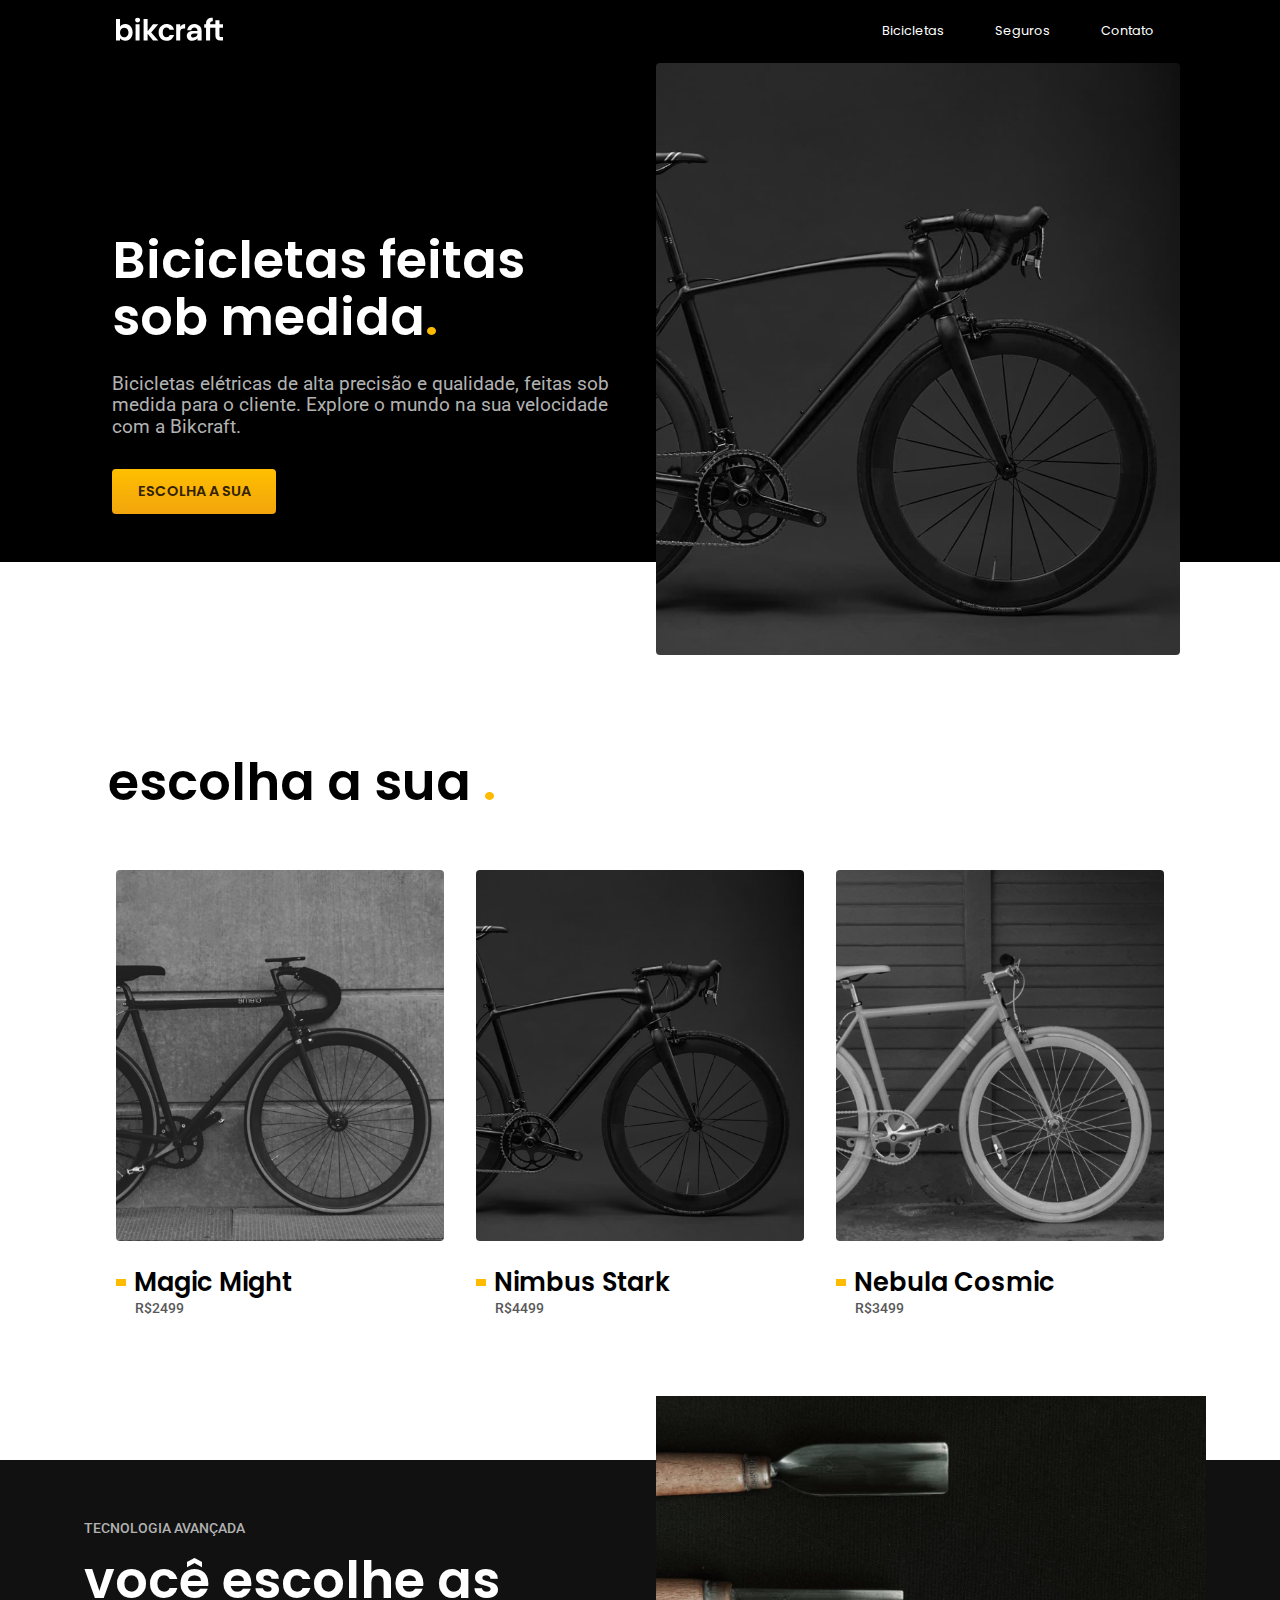
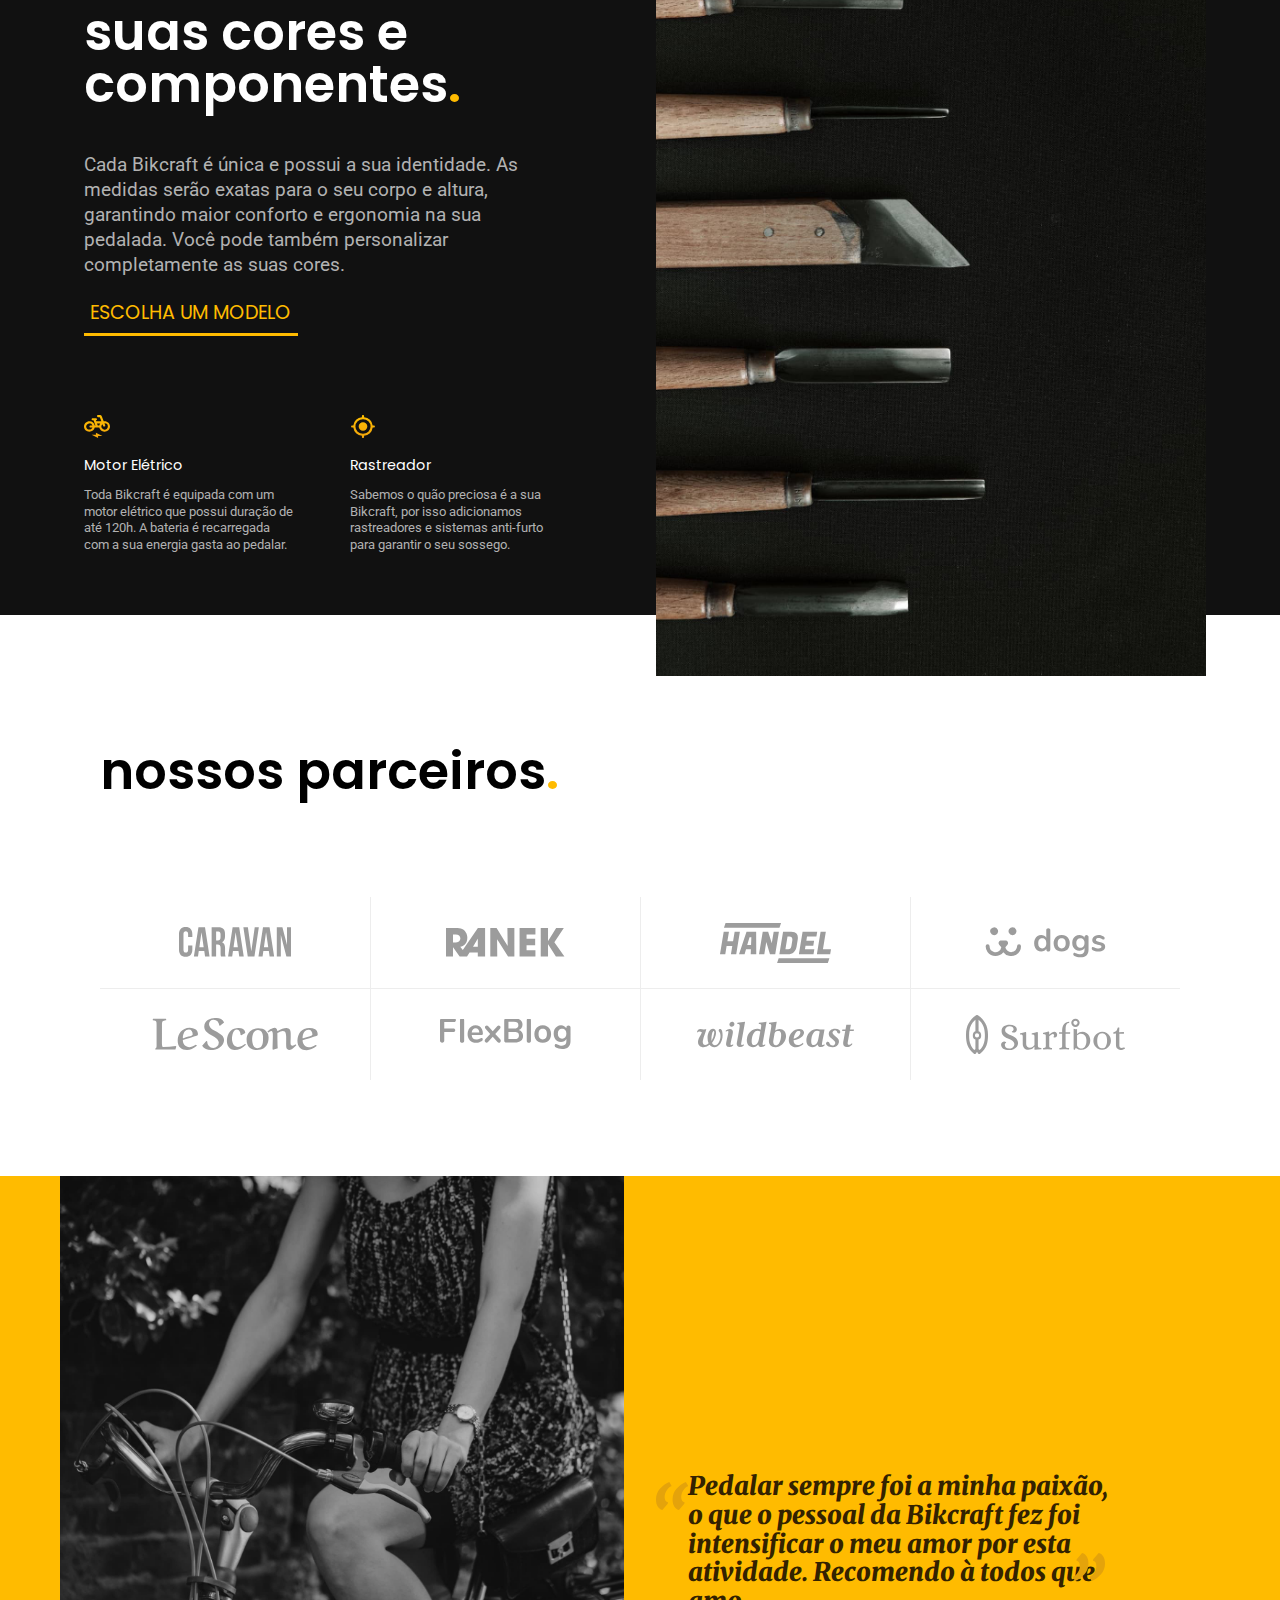
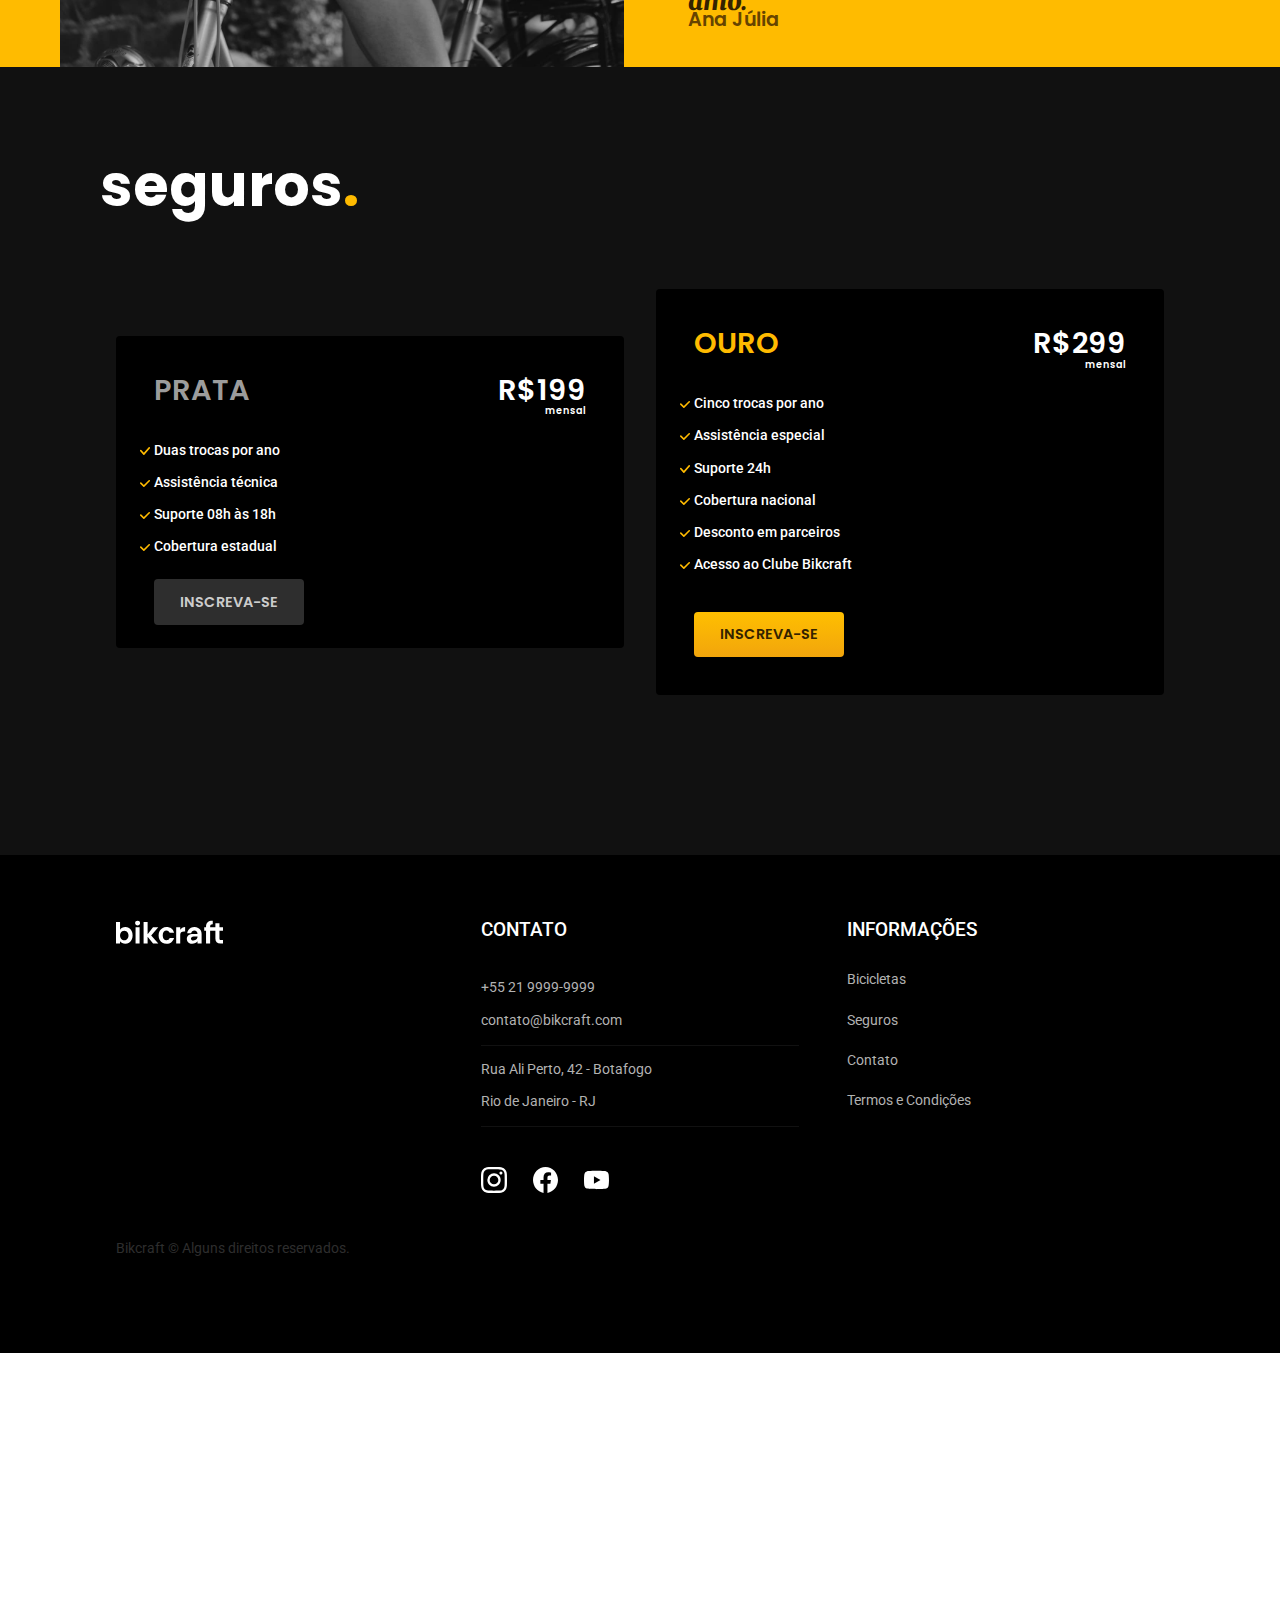
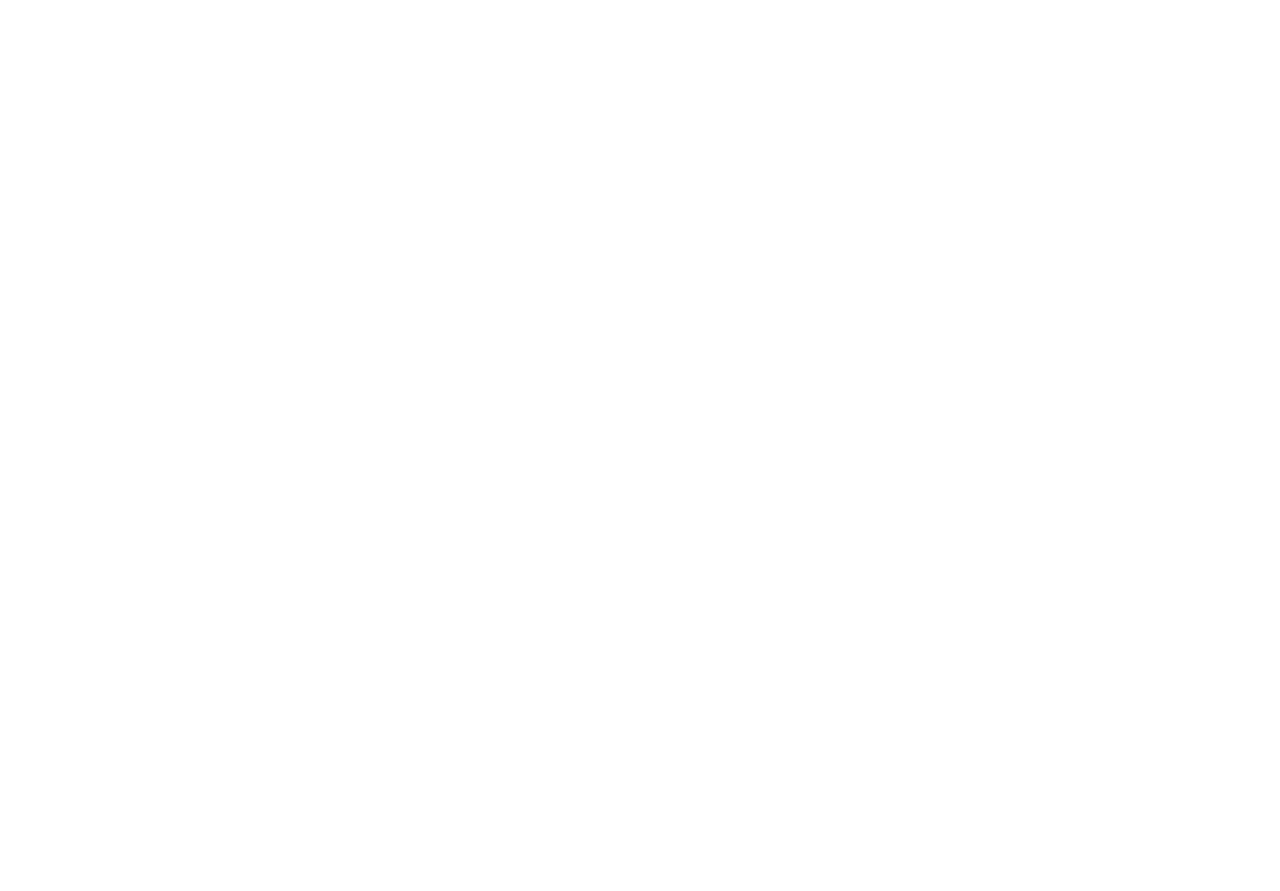
<file: index.html>
<!DOCTYPE html>
<html lang="pt-br">

<head>
  <meta charset="UTF-8">
  <meta name="viewport" content="width=device-width, initial-scale=1.0">
  <meta name="description" content="Bicicletas elétricas de alta precisão e qualidade, feitas sob medida para você. Explore o mundo na sua velocidade com a Bikcraft.">
  <link rel="stylesheet" href="/CSS/style.css">
  <link rel="preconnect" href="https://fonts.googleapis.com">
  <link rel="preconnect" href="https://fonts.googleapis.com">
  <link rel="preconnect" href="https://fonts.gstatic.com" crossorigin>
  <link href="https://fonts.googleapis.com/css2?family=Merriweather:ital,wght@1,900&family=Poppins:wght@400;600&family=Roboto:wght@400;500&display=swap" rel="stylesheet">
  <title>Bikcraft- Comércio de bicicletas</title>
</head>

<header class="header">
  <div class="Menu">
    <a class="sobreposiçao" href="./"><img src="/img/bikcraft.svg" alt="Bikcraft"></a>

    <nav aria-label="primaria">
      <ul class="navegaçao">
        <li><a class="sobreposiçao" href="/CSS/bicicletas/bicicletas.html">Bicicletas</a></li>
        <li><a class="sobreposiçao" href="/CSS/seguros/seguros.html">Seguros</a></li>
        <li><a class="sobreposiçao" href="/CSS/contato/contato.html">Contato</a></li>

      </ul>
    </nav>
  </div>
</header>
<body>
  <main>
    <div class="fundo-bg">
      <div class="container-ap">
        <div class="container-img">
          <div class="imgdocarai">
            <img class="img-apresentaçao-01" src="/img/bicicletas/nimbus-home.jpg" alt="Ninbus Stark">
            <img class="img-apresentaçao-02" src="/img/bicicletas/nimbus.jpg" alt="">
          </div>
        </div>
        <div id="apresentaçao">
          <h1 class="h1">Bicicletas feitas
            sob medida<span class="ponto-detalhe">.</span></h1>
          <p>Bicicletas elétricas de alta precisão e qualidade, feitas sob medida para o cliente. Explore o mundo na sua velocidade com a Bikcraft.</p>
          <a class="button sobreposiçao" href="/CSS/bicicletas/bicicletas.html">ESCOLHA A SUA</a>
        </div>
      </div>
    </div>
    <div class="espaçamento"><span></span></div>
  </main>
  <article>
    <div class="escolha-titulo ">
      <h2 class="font-1-xxl c12">escolha a sua <span class="ponto-detalhe">.</span></h2>
    </div>


    <div class="escolha-sua">
      <a class=" sobreposiçao" href="/CSS/bicicletas/bicicletas-interno/magic.html">
        <div>
          <div>
            <img src="/img/bicicletas/magic-home.jpg" alt="Magic Might">
          </div>
          <h3 class="font-1-xl c12">Magic Might</h3>
          <p class="font-2-m c8">R$2499</p>
        </div>
      </a>
      <a class=" sobreposiçao" href="/CSS/bicicletas/bicicletas-interno/nimbus.html">
        <div>
          <div>
            <img src="/img/bicicletas/nimbus-home.jpg" alt="Nimbus Stark">
          </div>
          <h3 class="font-1-xl c12">Nimbus Stark</h3>
          <p class="font-2-m c8">R$4499</p>
        </div>
      </a>
      <a class=" sobreposiçao" href="/CSS/bicicletas/bicicletas-interno/nebula.html">
        <div>
          <div>
            <img src="/img/bicicletas/nebula-home.jpg" alt="Nebula Cosmic">
          </div>
          <h3 class="font-1-xl c12">Nebula Cosmic</h3>
          <p class="font-2-m c8">R$3499</p>
        </div>
      </a>
    </div>
    
  </article>
  <article class="tecnologia-bg">
    <div class="container-tecnologia">

      <div class="tecnologia">

        <p class="font-2-m c5">TECNOLOGIA AVANÇADA</p>
        <h2 class="font-tecnologia-titulo tecnologia-titulo ">você escolhe as suas cores e componentes<span class="ponto-detalhe">.</span></h2>
        <p class="font-descriçao c5 descriçao">Cada Bikcraft é única e possui a sua identidade. As medidas serão exatas para o seu corpo e altura, garantindo maior conforto e ergonomia na sua pedalada. Você pode também personalizar completamente as suas cores.</p>
        <a class="font-1-l button-tecnologia sobreposiçao" href="/CSS/bicicletas/bicicletas.html">ESCOLHA UM MODELO</a>

      </div>
      <div class="caracteristicas">
        <div>
          <img src="/img/icones/eletrica.svg" alt="">
          <h3 class="font-1-m">Motor Elétrico</h3>
          <p class="font-tecnologia-01 c5">Toda Bikcraft é equipada com um motor elétrico que possui duração de até 120h. A bateria é recarregada com a sua energia gasta ao pedalar.</p>
        </div>
        <div>
          <img src="/img/icones/rastreador.svg" alt="">
          <h3 class="font-1-m">Rastreador</h3>
          <p class="font-tecnologia-01 c5">Sabemos o quão preciosa é a sua Bikcraft, por isso adicionamos rastreadores e sistemas anti-furto para garantir o seu sossego.</p>
        </div>
      </div>


      <div class="img-tecnologia">
        <img src="/img/fotos/tecnologia.jpg" alt="">
      </div>
    </div>

  </article>
  <section class="parceiros" aria-label="Nossos Parceiros">
    <h2 class="font-parceiros-titulo container-parceiros-titulo ">nossos parceiros<span class="ponto-detalhe">.</span></h2>
    <ul class="container-parceiros ">
      <li><img src="/img/parceiros/caravan.svg" alt="Caravan"></li>
      <li><img src="/img/parceiros/ranek.svg" alt="Ranek"></li>
      <li><img src="/img/parceiros/handel.svg" alt="Handel"></li>
      <li><img src="/img/parceiros/dogs.svg" alt="Dogs"></li>
      <li><img src="/img/parceiros/lescone.svg" alt="LeScone"></li>
      <li><img src="/img/parceiros/flexblog.svg" alt="FlexBlog"></li>
      <li><img src="/img/parceiros/wildbeast.svg" alt="Wildbest"></li>
      <li><img src="/img/parceiros/surfbot.svg" alt="Surfbot"></li>
    </ul>
  </section>
  <section class="depoimento">
    <div class="container-depoimento">
      <div>
        <img class="depoimento-img" src="/img/fotos/depoimento.jpg" alt="Depoimento de Ana Julia">
      </div>
      <div class="descriçao-depoimento">
        <p class="detalhe-depoimento">Pedalar sempre foi a minha paixão, o que o pessoal da Bikcraft fez foi intensificar o meu amor por esta atividade. Recomendo à todos que amo.</p>
        <p id="ana-julia">Ana Júlia</p>
      </div>
    </div>
  </section>
  <section class="seguros">
    <div class="titulo-seguros font-001">
      <h1>seguros<span class="ponto-detalhe">.</span></h1>
    </div>
    <div class="container-seguros">
      <div class="prata">
        <div id="container-prata">

          <div class="prata-topo">
            <h3 class="font-001 c6">PRATA</h3>
            <div class="preço">
              <h3 class="font-001 c0">R$199</h3>
              <p id="prata-titulo" class="font-mensal-sg">mensal</p>
            </div>
          </div>
          <ul class="lista-beneficios ">
            <li class="font-beneficios">Duas trocas por ano</li>
            <li class="font-beneficios">Assistência técnica</li>
            <li class="font-beneficios">Suporte 08h às 18h</li>
            <li class="font-beneficios">Cobertura estadual</li>
          </ul>
          <a class="botao-prata sobreposiçao" href="/CSS/orcamentos/orcamentos.html">INSCREVA-SE</a>
        </div>




      </div>

      <div id="ouro" class="prata">
        <div id="container-prata">

          <div class="prata-topo">
            <h3 class="font-001 p1">OURO</h3>
            <div class="preço">
              <h3 class="font-001 c0">R$299</h3>
              <p id="prata-titulo" class="font-mensal-sg">mensal</p>
            </div>
          </div>
          <ul class="lista-beneficios ">
            <li class="font-beneficios">Cinco trocas por ano</li>
            <li class="font-beneficios">Assistência especial</li>
            <li class="font-beneficios">Suporte 24h</li>
            <li class="font-beneficios">Cobertura nacional</li>
            <li class="font-beneficios">Desconto em parceiros</li>
            <li class="font-beneficios">Acesso ao Clube Bikcraft</li>
          </ul>
          <a class="botao-ouro sobreposiçao" href="/CSS/orcamentos/orcamentos.html">INSCREVA-SE</a>
        </div>




      </div>
    </div>

  </section>
</body>
<footer>
  <article class="footer">
    <div class="margin-footer">
      <a class=" margin-footer sobreposiçao" href="/index.html"><img src="/img/bikcraft.svg" alt="Bikcraft"></a>
    </div>

    <div class="contato">
      <h2 class="font-footer-titulo">CONTATO</h2>
      <ul>
        <li class="font-footer-lista">+55 21 9999-9999</li>
        <li class="font-footer-lista">contato@bikcraft.com</li>
        <li class="font-footer-lista">Rua Ali Perto, 42 - Botafogo</li>
        <li class="font-footer-lista">Rio de Janeiro - RJ</li>
      </ul>
      <div class="icones-contato">
        <img src="/img/redes/instagram.svg" alt="instagram">
        <img src="/img/redes/facebook.svg" alt="facebook">
        <img src="/img/redes/youtube.svg" alt="youtube">
      </div>
    </div>
    <div class="informaçoes">
      <h2 class="font-footer-titulo">INFORMAÇÕES</h2>
      <a class="font-footer-lista sobreposiçao" href="/CSS/bicicletas/bicicletas.html">Bicicletas</a>
      <a class="font-footer-lista sobreposiçao" href="/CSS/seguros/seguros.html">Seguros</a>
      <a class="font-footer-lista sobreposiçao" href="/CSS/contato/contato.html">Contato</a>
      <a class="font-footer-lista sobreposiçao" href="/CSS/Termos/termos.html">Termos e Condições</a>

    </div>
    <p class="cor-direitos  font-footer-lista">Bikcraft © Alguns direitos reservados.</p>

  </article>
</footer>

</html>
</file>
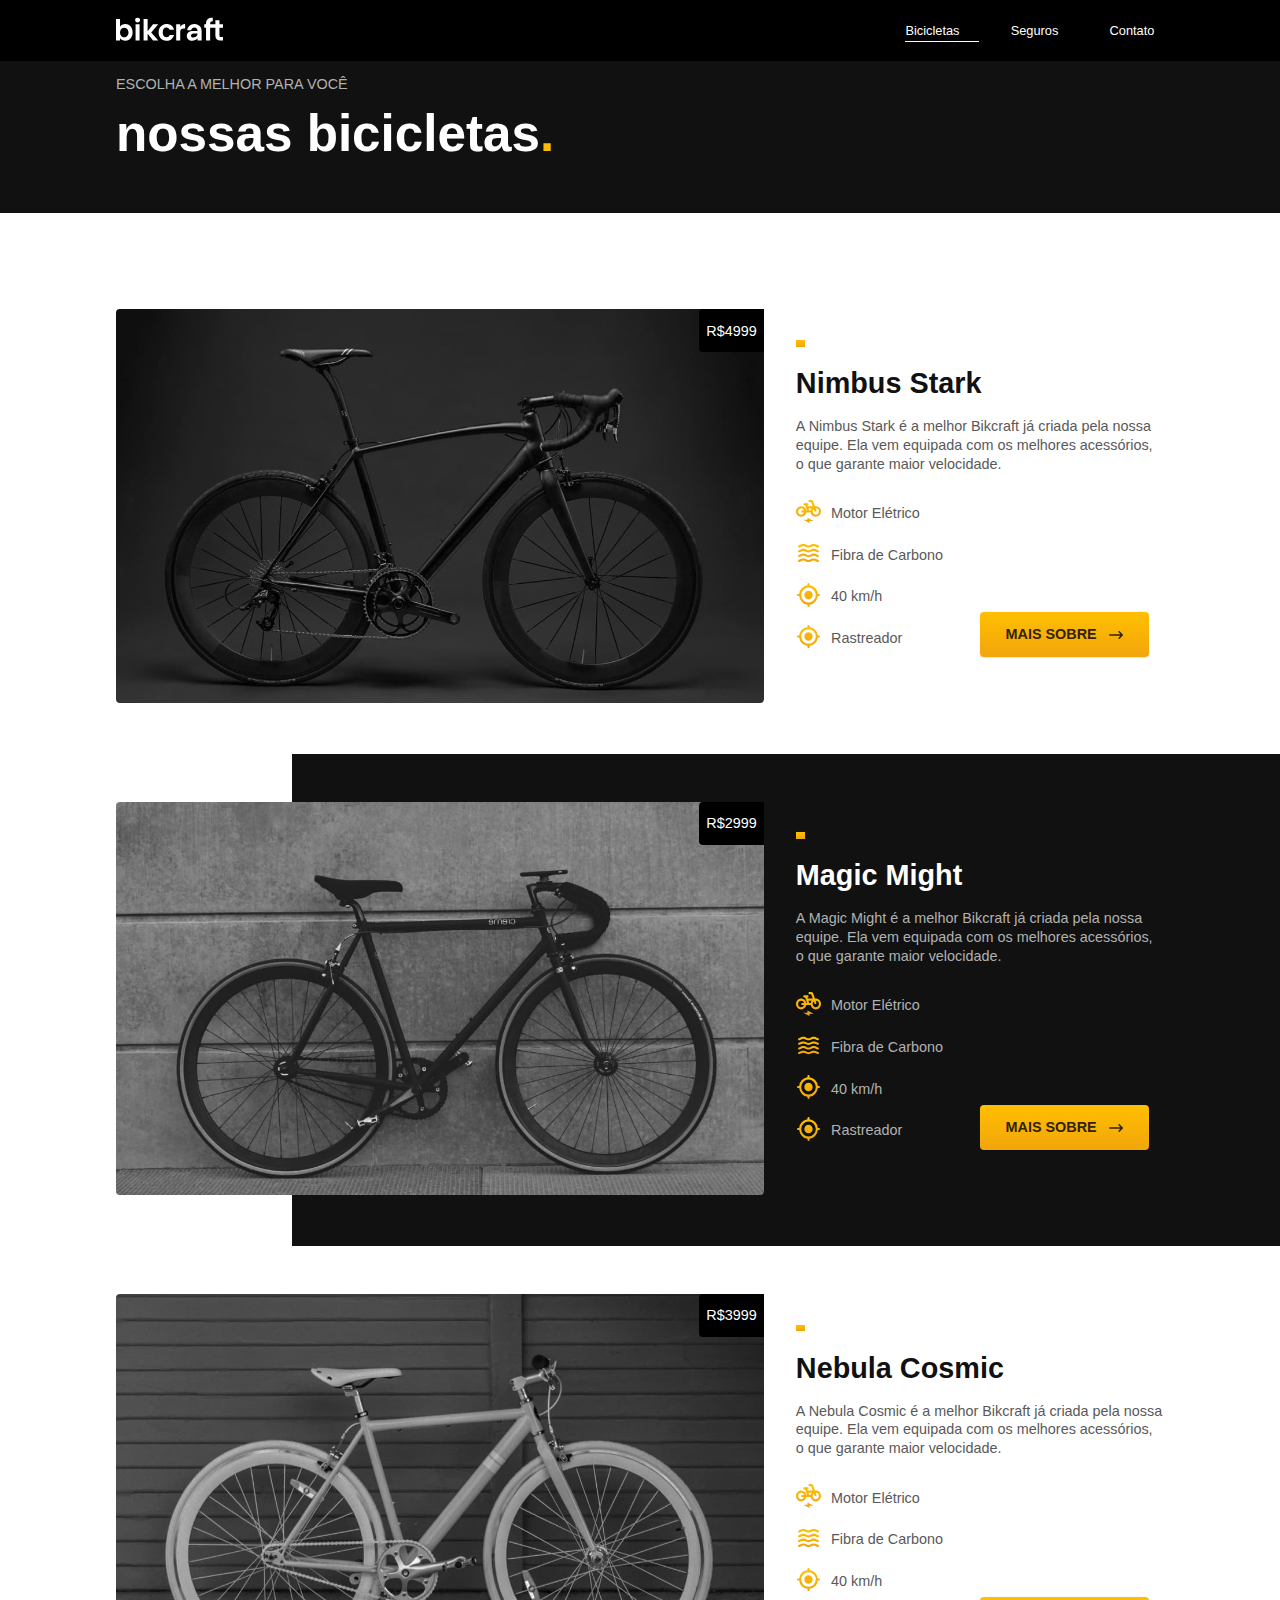
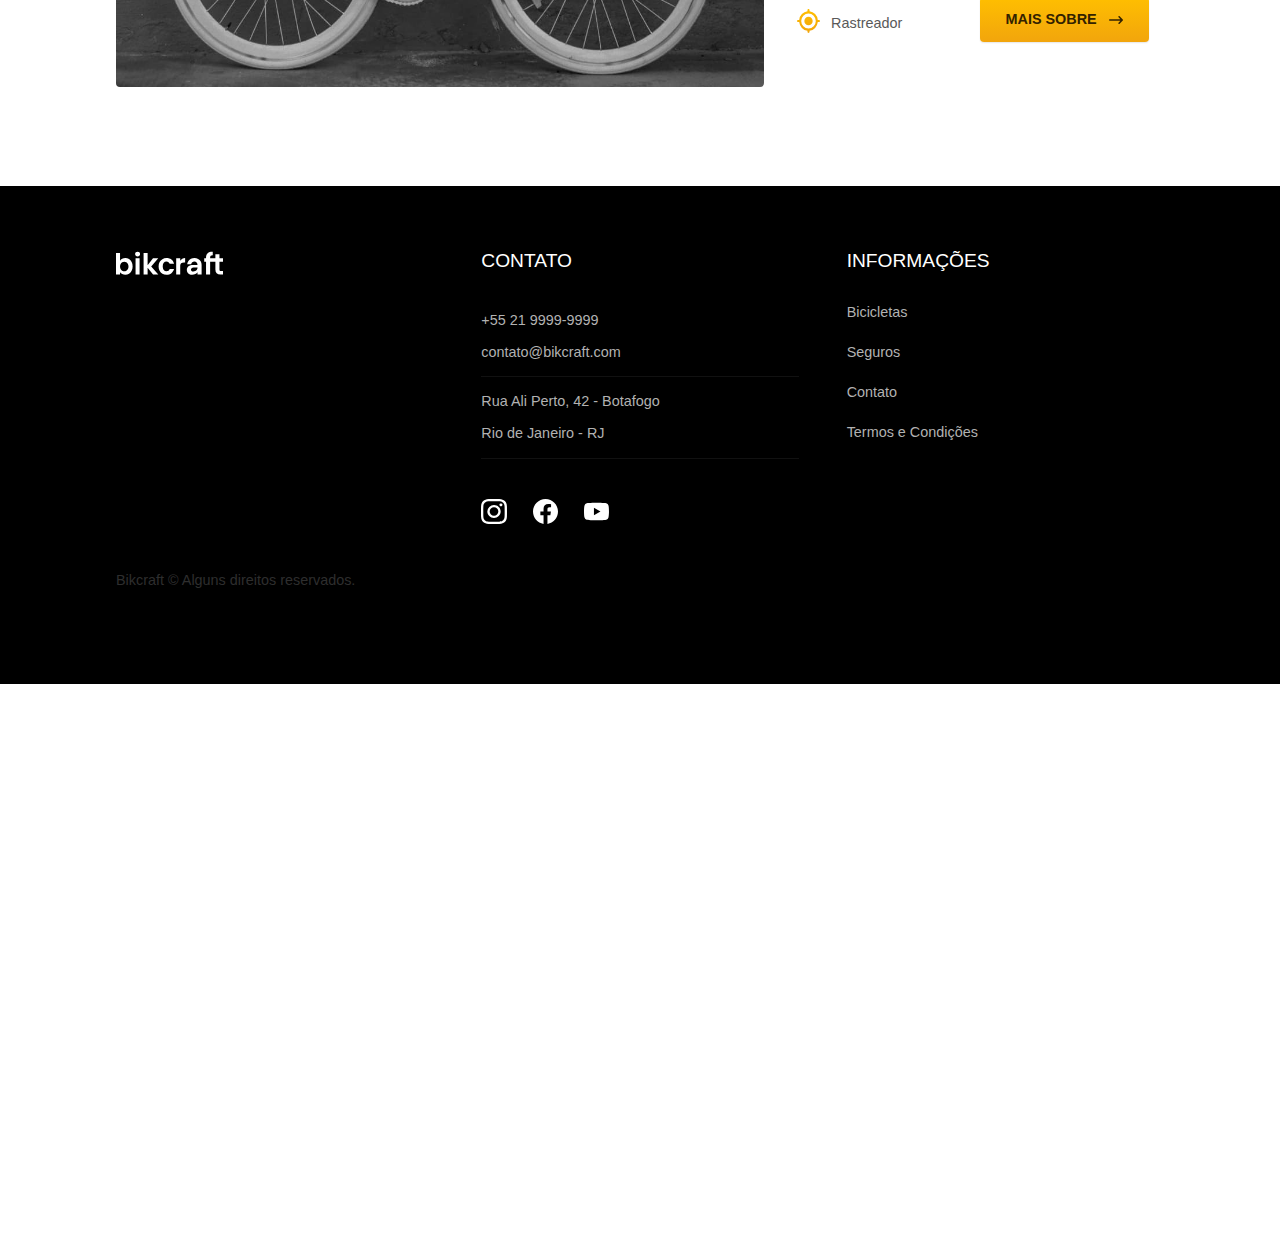
<file: CSS/bicicletas/bicicletas.html>
<!DOCTYPE html>
<html lang="pt-br">

<head>
  <meta charset="UTF-8">
  <meta name="viewport" content="width=device-width, initial-scale=1.0">
  <title>Bikcraft- Bicicletas</title>
  <link rel="stylesheet" href="/CSS/style.css">
</head>
<header class="header">
  <div class="Menu">
    <a class="sobreposiçao" href="/index.html"><img src="/img/bikcraft.svg" alt="Bikcraft"></a>

    <nav aria-label="primaria">
      <ul class="navegaçao ">
        <li><a class=" sobreposiçao active" href="/CSS/bicicletas/bicicletas.html">Bicicletas</a></li>
        <li><a class="sobreposiçao" href="/CSS/seguros/seguros.html">Seguros</a></li>
        <li><a class="sobreposiçao" href="/CSS/contato/contato.html">Contato</a></li>
      </ul>
    </nav>
  </div>
</header>

<body>
  <section class="c11-bg">
    <div class="titulo-termos">
      <p class="font-2-m c5">ESCOLHA A MELHOR PARA VOCÊ</p>
      <h1 class="font-1-xxl c0">nossas bicicletas<span class="ponto-detalhe">.</span></h1>
    </div>
  </section>

  <article class="margin-botton-120">

    <div class=" container01 container-bicicletas">
      <div class="bicicleta-img">
        <p class="preço-bicicletas font-2-m">R$4999</p>
        <img src="/img/bicicletas/nimbus.jpg" alt="Nimbus Stark">
      </div>
      <div class="container-descrição">
        <h1 class="c11 font-1-xl">Nimbus Stark</h1>
        <p class="c8 font-2-l">A Nimbus Stark é a melhor Bikcraft já criada pela nossa equipe. Ela vem equipada com os melhores acessórios, o que garante maior velocidade.</p>
        <div class="container-bicicletas-02">

          <ul>
            <li class="motor c8 font-1-m">Motor Elétrico</li>
            <li class="fibra c8 font-1-m">Fibra de Carbono</li>
            <li class="km c8 font-1-m">40 km/h</li>
            <li class="rastreador c8 font-1-m">Rastreador</li>
          </ul>

          <a class="button sobreposiçao button-bicicletas" href="/CSS/bicicletas/bicicletas-interno/nimbus.html">MAIS SOBRE <img class="seta-icone" src="/img/icones/seta.svg" alt=""></a>
        </div>

      </div>

    </div>

    <div class="fundo-bicicletas">
      <div class=" container-detalhes container01 container-bicicletas ">
        <div class="bicicleta-img">
          <p class="preço-bicicletas font-2-m">R$2999</p>
          <img src="/img/bicicletas/magic.jpg" alt="Nimbus Stark">
        </div>
        <div class="container-descrição">
          <h1 class="c0 font-1-xl">Magic Might</h1>
          <p class="c5 font-2-l">A Magic Might é a melhor Bikcraft já criada pela nossa equipe. Ela vem equipada com os melhores acessórios, o que garante maior velocidade.</p>
          <div class="container-bicicletas-02">

            <ul>
              <li class="motor c5 font-1-m">Motor Elétrico</li>
              <li class="fibra c5 font-1-m">Fibra de Carbono</li>
              <li class="km c5 font-1-m">40 km/h</li>
              <li class="rastreador c5 font-1-m">Rastreador</li>
            </ul>

            <a class="button sobreposiçao button-bicicletas" href="/CSS/bicicletas/bicicletas-interno/magic.html">MAIS SOBRE <img class="seta-icone" src="/img/icones/seta.svg" alt=""></a>
          </div>

        </div>

      </div>
    </div>

    <div class="margin-top-60 
     container01 container-bicicletas">
      <div class="bicicleta-img">
        <p class="preço-bicicletas font-2-m">R$3999</p>
        <img src="/img/bicicletas/nebula.jpg" alt="Nimbus Stark">
      </div>
      <div class="container-descrição">
        <h1 class="c11 font-1-xl">Nebula Cosmic</h1>
        <p class="c8 font-2-l">A Nebula Cosmic é a melhor Bikcraft já criada pela nossa equipe. Ela vem equipada com os melhores acessórios, o que garante maior velocidade.</p>
        <div class="container-bicicletas-02">

          <ul>
            <li class="motor c8 font-1-m">Motor Elétrico</li>
            <li class="fibra c8 font-1-m">Fibra de Carbono</li>
            <li class="km c8 font-1-m">40 km/h</li>
            <li class="rastreador c8 font-1-m">Rastreador</li>
          </ul>

          <a class="button sobreposiçao button-bicicletas" href="/CSS/bicicletas/bicicletas-interno/nebula.html">MAIS SOBRE <img class="seta-icone" src="/img/icones/seta.svg" alt=""></a>
        </div>

      </div>

    </div>

  </article>
</body>
<footer>
  <article class="footer">
    <div class="margin-footer">
      <a class=" margin-footer sobreposiçao" href="/index.html"><img src="/img/bikcraft.svg" alt="Bikcraft"></a>
    </div>

    <div class="contato">
      <h2 class="font-footer-titulo">CONTATO</h2>
      <ul>
        <li class="font-footer-lista">+55 21 9999-9999</li>
        <li class="font-footer-lista">contato@bikcraft.com</li>
        <li class="font-footer-lista">Rua Ali Perto, 42 - Botafogo</li>
        <li class="font-footer-lista">Rio de Janeiro - RJ</li>
      </ul>
      <div class="icones-contato">
        <img src="/img/redes/instagram.svg" alt="instagram">
        <img src="/img/redes/facebook.svg" alt="facebook">
        <img src="/img/redes/youtube.svg" alt="youtube">
      </div>
    </div>
    <div class="informaçoes">
      <h2 class="font-footer-titulo">INFORMAÇÕES</h2>
      <a class="font-footer-lista sobreposiçao" href="/CSS/bicicletas/bicicletas.html">Bicicletas</a>
      <a class="font-footer-lista sobreposiçao" href="/CSS/seguros/seguros.html">Seguros</a>
      <a class="font-footer-lista sobreposiçao" href="/CSS/contato/contato.html">Contato</a>
      <a class="font-footer-lista sobreposiçao" href="/CSS/Termos/termos.html">Termos e Condições</a>

    </div>
    <p class="cor-direitos font-footer-lista">Bikcraft © Alguns direitos reservados.</p>

  </article>
</footer>

</html>
</file>
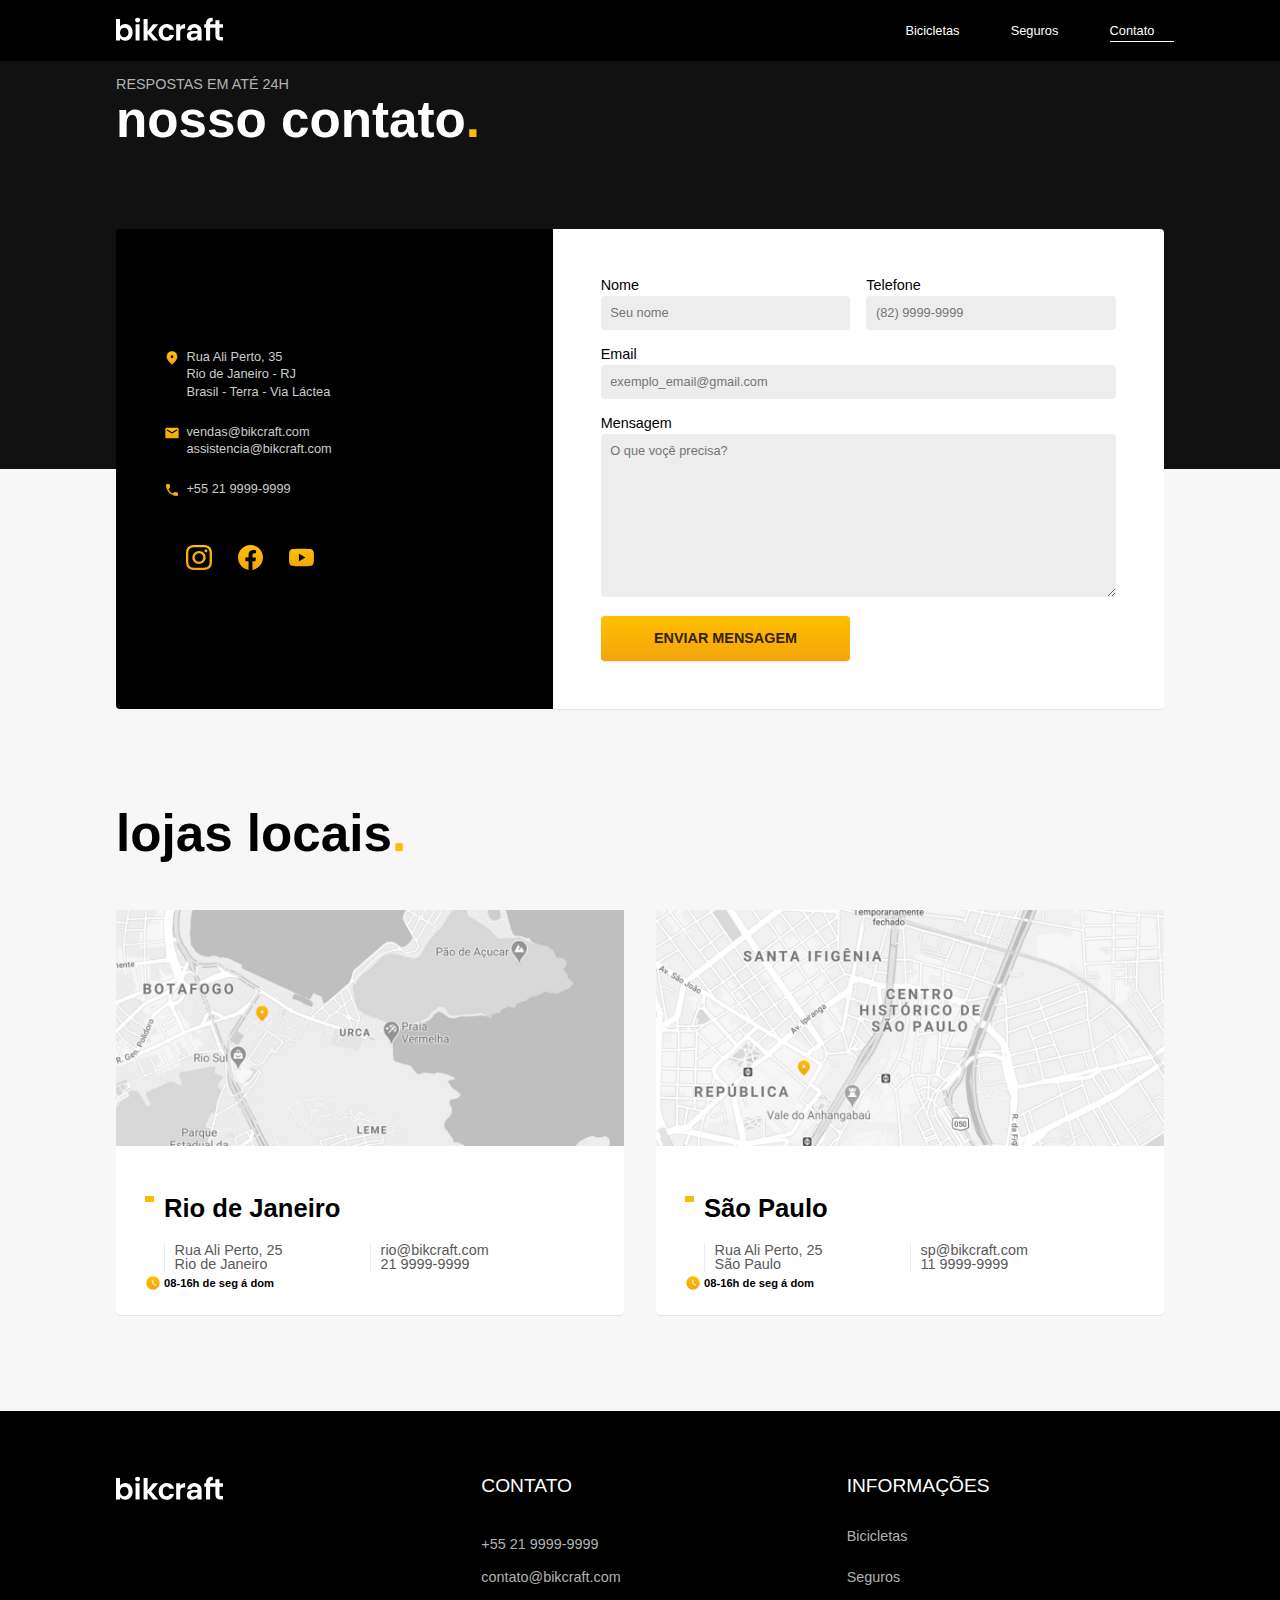
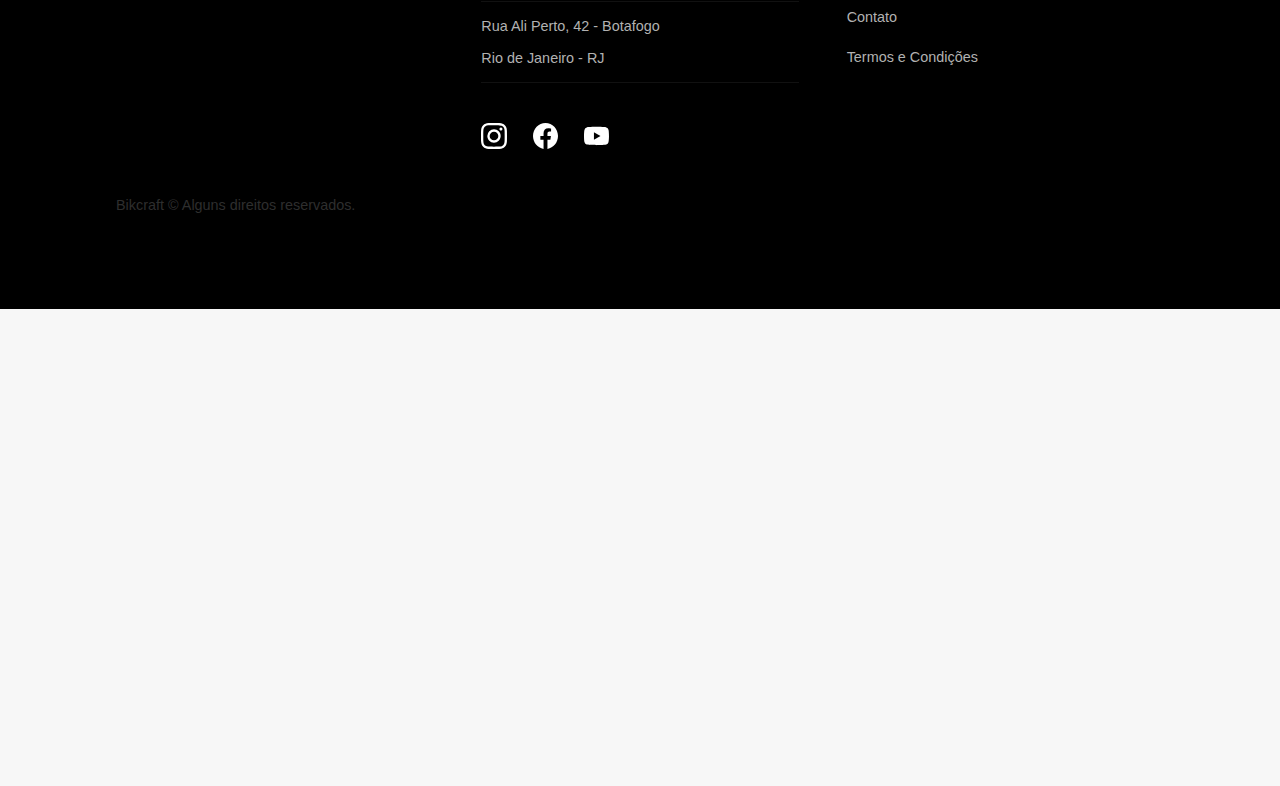
<file: CSS/contato/contato.html>
<!DOCTYPE html>
<html lang="pt-br">

<head>
  <meta charset="UTF-8">
  <meta name="viewport" content="width=device-width, initial-scale=1.0">
  <link rel="stylesheet" href="/CSS/style.css">
  <title>Bikcraft- Contato</title>
</head>
<header class="header">
  <div class="Menu">
    <a class="sobreposiçao" href="/index.html"><img src="/img/bikcraft.svg" alt="Bikcraft"></a>

    <nav aria-label="primaria">
      <ul class="navegaçao ">
        <li><a class=" sobreposiçao" href="/CSS/bicicletas/bicicletas.html">Bicicletas</a></li>
        <li><a class="sobreposiçao" href="/CSS/seguros/seguros.html">Seguros</a></li>
        <li><a class="sobreposiçao active" href="/CSS/contato/contato.html">Contato</a></li>
      </ul>
    </nav>
  </div>
</header>

<body class="body-contato">
  <div class="c11-bg">
    <div class="titulo-contato">
      <p class="font-2-m c5">RESPOSTAS EM ATÉ 24H</p>
      <h1 class="font-1-xxl c0">nosso contato<span class="ponto-detalhe">.</span></h1>
    </div>
  </div>
  <section class="fundo-contato">
    <div class="container">
      <div class="loja-online">
        <h2 class="font-1-xl size-16">Loja Online</h2>
        <ul>
          <li class="font-2-s">Rua Ali Perto, 35</li>
          <li class="font-2-s">Rio de Janeiro - RJ</li>
          <li class="font-2-s">Brasil - Terra - Via Láctea</li>
          <li class="font-2-s">vendas@bikcraft.com</li>
          <li class="font-2-s">assistencia@bikcraft.com</li>
          <li class="font-2-s">+55 21 9999-9999</li>
        </ul>
        <div class=" padding-left-28 icones-contato">
          <img src="/img/redes/instagram-p.svg" alt="">
          <img src="/img/redes/facebook-p.svg" alt="">
          <img src="/img/redes/youtube-p.svg" alt="">
        </div>
      </div>

      <form class="formulario" action="">
        <div class="nome">
          <label class="font-1-m" for="nome">Nome</label>
          <input type="text" id="nome" name="nome" placeholder="Seu nome">
        </div>
        <div class="telefone">
          <label class="font-1-m" for="telefone">Telefone</label>
          <input type="tel" id="telefone" name="telefone" placeholder="(82) 9999-9999">
        </div>
        <div class="email">
          <label class="font-1-m" for="email">Email</label>
          <input type="email" id="email" name="email" placeholder="exemplo_email@gmail.com">
        </div>
        <div class="mensagem">
          <label class="font-1-m" for="mensagem">Mensagem</label>
          <textarea name="mensagem" id="mensagem" placeholder="O que voçê precisa?" cols="60" rows="10"></textarea>
        </div>
        <button class="button">ENVIAR MENSAGEM</button>
      </form>


    </div>
  </section>
  <section class="lojas-locais">

    <h1 class="font-1-xxl">lojas locais<span class="ponto-detalhe">.</span></h1>

    <div class="container-locais">

      <div class="rio-de-janeiro">
        <img src="/img/lojas/rj.jpg" alt="">
        <div class="endereco">
          <h2 class=" font-1-xl c12">Rio de Janeiro</h2>
          <div class="rio-grid">
            <div class="border-left">
              <p class=" font-2-m c8">Rua Ali Perto, 25</p>
              <p class=" font-2-m c8">Rio de Janeiro</p>
            </div>
            <div class="border-left">
              <p class=" font-2-m c8">rio@bikcraft.com</p>
              <p class=" font-2-m c8">21 9999-9999</p>
            </div>
          </div>

          <p class=" hora font-1-xl size-14 c12">08-16h de seg á dom</p>
        </div>

      </div>
      <div class="sao-paulo">
        <img src="/img/lojas/sp.jpg" alt="">
        <div class="endereco">
          <h2 class="c12 font-1-xl">São Paulo</h2>
          <div class="rio-grid">
            <div class="border-left">
              <p class=" font-2-m c8">Rua Ali Perto, 25</p>
              <p class=" font-2-m c8">São Paulo</p>
            </div>
            <div class="border-left">
              <p class=" font-2-m c8">sp@bikcraft.com</p>
              <p class=" font-2-m c8">11 9999-9999</p>
            </div>
          </div>

          <p class="hora font-1-xl size-14 c12">08-16h de seg á dom</p>
        </div>

      </div>

    </div>

  </section>

</body>
<footer class="margin-top-120">
  <article class="footer">
    <div class="margin-footer">
      <a class=" margin-footer sobreposiçao" href="/index.html"><img src="/img/bikcraft.svg" alt="Bikcraft"></a>
    </div>

    <div class="contato">
      <h2 class="font-footer-titulo">CONTATO</h2>
      <ul>
        <li class="font-footer-lista">+55 21 9999-9999</li>
        <li class="font-footer-lista">contato@bikcraft.com</li>
        <li class="font-footer-lista">Rua Ali Perto, 42 - Botafogo</li>
        <li class="font-footer-lista">Rio de Janeiro - RJ</li>
      </ul>
      <div class="icones-contato">
        <img src="/img/redes/instagram.svg" alt="instagram">
        <img src="/img/redes/facebook.svg" alt="facebook">
        <img src="/img/redes/youtube.svg" alt="youtube">
      </div>
    </div>
    <div class="informaçoes">
      <h2 class="font-footer-titulo">INFORMAÇÕES</h2>
      <a class="font-footer-lista sobreposiçao" href="/CSS/bicicletas/bicicletas.html">Bicicletas</a>
      <a class="font-footer-lista sobreposiçao" href="/CSS/seguros/seguros.html">Seguros</a>
      <a class="font-footer-lista sobreposiçao" href="/CSS/contato/contato.html">Contato</a>
      <a class="font-footer-lista sobreposiçao" href="/CSS/Termos/termos.html">Termos e Condições</a>

    </div>
    <p class="cor-direitos   font-footer-lista">Bikcraft © Alguns direitos reservados.</p>

  </article>
</footer>



</html>
</file>
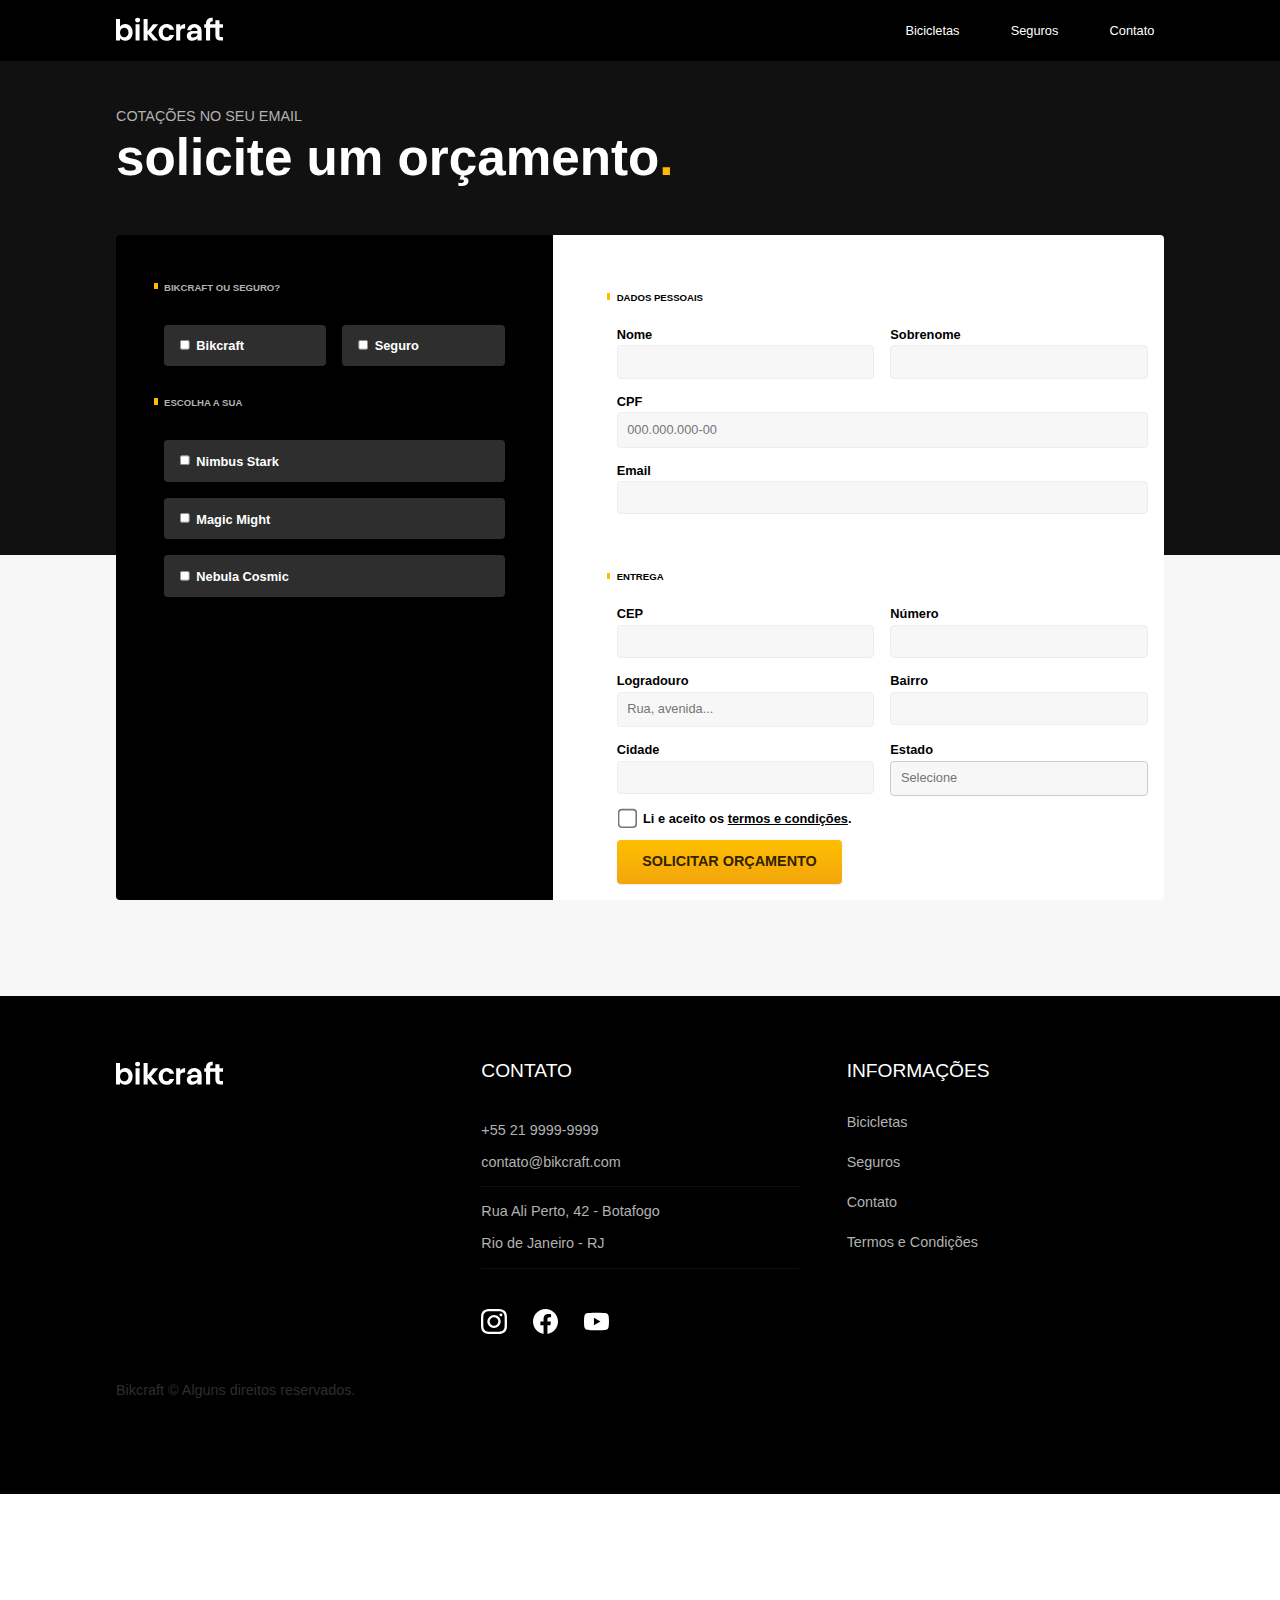
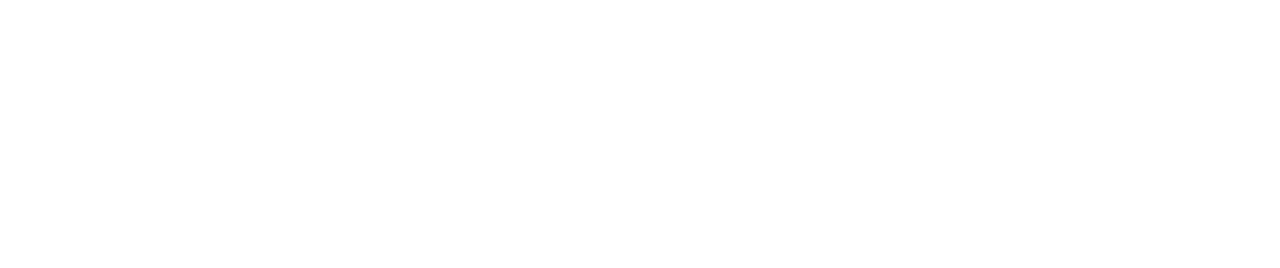
<file: CSS/orcamentos/orcamentos.html>
<!DOCTYPE html>
<html lang="pt-br">
<head>
    <meta charset="UTF-8">
    <meta name="viewport" content="width=device-width, initial-scale=1.0">
    <link rel="stylesheet" href="/CSS/style.css">
    <title>Bikcraft- Orçamentos</title>
</head>
<header class="header">
    <div class="Menu">
      <a class="sobreposiçao" href="./"><img src="/img/bikcraft.svg" alt="Bikcraft"></a>
  
      <nav aria-label="primaria">
        <ul class="navegaçao">
          <li><a class="sobreposiçao" href="/CSS/bicicletas/bicicletas.html">Bicicletas</a></li>
          <li><a class="sobreposiçao" href="/CSS/seguros/seguros.html">Seguros</a></li>
          <li><a class="sobreposiçao" href="/CSS/contato/contato.html">Contato</a></li>
  
        </ul>
      </nav>
    </div>
  </header>
<body>

  <div class="orcamento-titulo-bg">
    <div class=" orcamento-titulo">
      <p class="c5 font-2-m">COTAÇÕES NO SEU EMAIL</p>
      <h1 class="c0 font-1-xxl">solicite um orçamento<span class="ponto-detalhe">.</span></h1>
    </div>
  </div>

  <section class="secao-orcamento">

    <form class="container-orcamento">

      <div class="selecionar-produto">

        
        <div class="produto">

          <h3 class="font-1-xl size-12">BIKCRAFT OU SEGURO?</h3>

          <div class="produto-bikcraft">

            <input type="checkbox" id="bicicleta">
            <label class="font-1-xl size-16" for="bicicleta">Bikcraft</label>

          </div>
          <div class="produto-seguro">

            <input type="checkbox" id="seguro">
            <label class="font-1-xl size-16" for="seguro">Seguro</label>

          </div>

        </div>

        
        <div class="item-plano">

          <h3 class="font-1-xl size-12">ESCOLHA A SUA</h3>

          <div class="selecionar-nimbus">
            <input type="checkbox" id="produto-nimbus" name="opcao">
            <label class="font-1-xl size-16" for="produto-nimbus">Nimbus Stark</label>
          </div>
          <div class="selecionar-magic">
            <input type="checkbox" id="produto-magic" name="opcao">
            <label  class="font-1-xl size-16" for="produto-magic">Magic Might</label>
          </div>
          <div class="selecionar-nebula">
            <input type="checkbox" id="produto-nebula" name="opcao">
            <label class="font-1-xl size-16" for="produto-nebula">Nebula Cosmic</label>
          </div>

        </div>

      </div>

      <div class="formulario-orcamento">

        <div class="dados-pessoais">
  
          <h3 class="font-1-xl size-12">DADOS PESSOAIS</h3>
  
          <div class="input-nome">
            <label class="font-1-xl size-16" for="nome">Nome</label>
            <input type="text" id="nome">
          </div>
          <div class="input-sobrenome">
            <label class="font-1-xl size-16" for="sobrenome">Sobrenome</label>
            <input type="text" id="sobrenome">
          </div>
          <div class="input-cpf">
            <label class="font-1-xl size-16" for="cpf">CPF</label>
            <input class="font-2-m size-16" type="text" id="cpf" placeholder="000.000.000-00">
          </div>
          <div class="input-email">
            <label class="font-1-xl size-16" for="email">Email</label>
            <input type="email" id="email">
          </div>
  
    
        </div>
        <div class="dados-pessoais-entrega">
  
          <h3 class="font-1-xl size-12">ENTREGA</h3>
  
          <div class="input-cep">
            <label class="font-1-xl size-16" for="cep">CEP</label>
            <input type="text" id="cep">
          </div>
          
          <div class="input-numero">
            <label class="font-1-xl size-16" for="numero">Número</label>
            <input type="number" id="numero">
          </div>
  
          <div class="input-logradouro">
            <label class="font-1-xl size-16" for="logradouro">Logradouro</label>
            <input class="font-2-m size-16" type="text" id="logradouro" placeholder="Rua, avenida...">
          </div>
  
          <div class="input-bairro">
            <label class="font-1-xl size-16" for="bairro">Bairro</label>
            <input type="text" id="bairro">
          </div>
  
          <div class="input-cidade">
            <label class="font-1-xl size-16" for="cidade">Cidade</label>
            <input type="text" id="cidade">
          </div>
  
          <div class="input-estado">
            <label class="font-1-xl size-16" for="estado">Estado</label>
            <input class="font-2-m size-16 type="text" id="estado" placeholder="Selecione">
          </div>
  
        </div>
        <div class="dados-pessoais-termos-check">
  
          <div>
            <input type="checkbox" id="termos">
            <label class="font-1-xl size-16" for="termos">Li e aceito os <span class="sublinhado">termos e condições</span>.</label>
          </div>
  
          <button class="button">SOLICITAR ORÇAMENTO</button>
  
        </div>

      </div>

    </form>


  </section>

</body>
<footer>
  <article class="footer">
    <div class="margin-footer">
      <a class=" margin-footer sobreposiçao" href="/index.html"><img src="/img/bikcraft.svg" alt="Bikcraft"></a>
    </div>

    <div class="contato">
      <h2 class="font-footer-titulo">CONTATO</h2>
      <ul>
        <li class="font-footer-lista">+55 21 9999-9999</li>
        <li class="font-footer-lista">contato@bikcraft.com</li>
        <li class="font-footer-lista">Rua Ali Perto, 42 - Botafogo</li>
        <li class="font-footer-lista">Rio de Janeiro - RJ</li>
      </ul>
      <div class="icones-contato">
        <img src="/img/redes/instagram.svg" alt="instagram">
        <img src="/img/redes/facebook.svg" alt="facebook">
        <img src="/img/redes/youtube.svg" alt="youtube">
      </div>
    </div>
    <div class="informaçoes">
      <h2 class="font-footer-titulo">INFORMAÇÕES</h2>
      <a class="font-footer-lista sobreposiçao" href="/CSS/bicicletas/bicicletas.html">Bicicletas</a>
      <a class="font-footer-lista sobreposiçao" href="/CSS/seguros/seguros.html">Seguros</a>
      <a class="font-footer-lista sobreposiçao" href="/CSS/contato/contato.html">Contato</a>
      <a class="font-footer-lista sobreposiçao" href="/CSS/Termos/termos.html">Termos e Condições</a>

    </div>
    <p class="cor-direitos  font-footer-lista">Bikcraft © Alguns direitos reservados.</p>

  </article>
</footer>
</html>
</file>
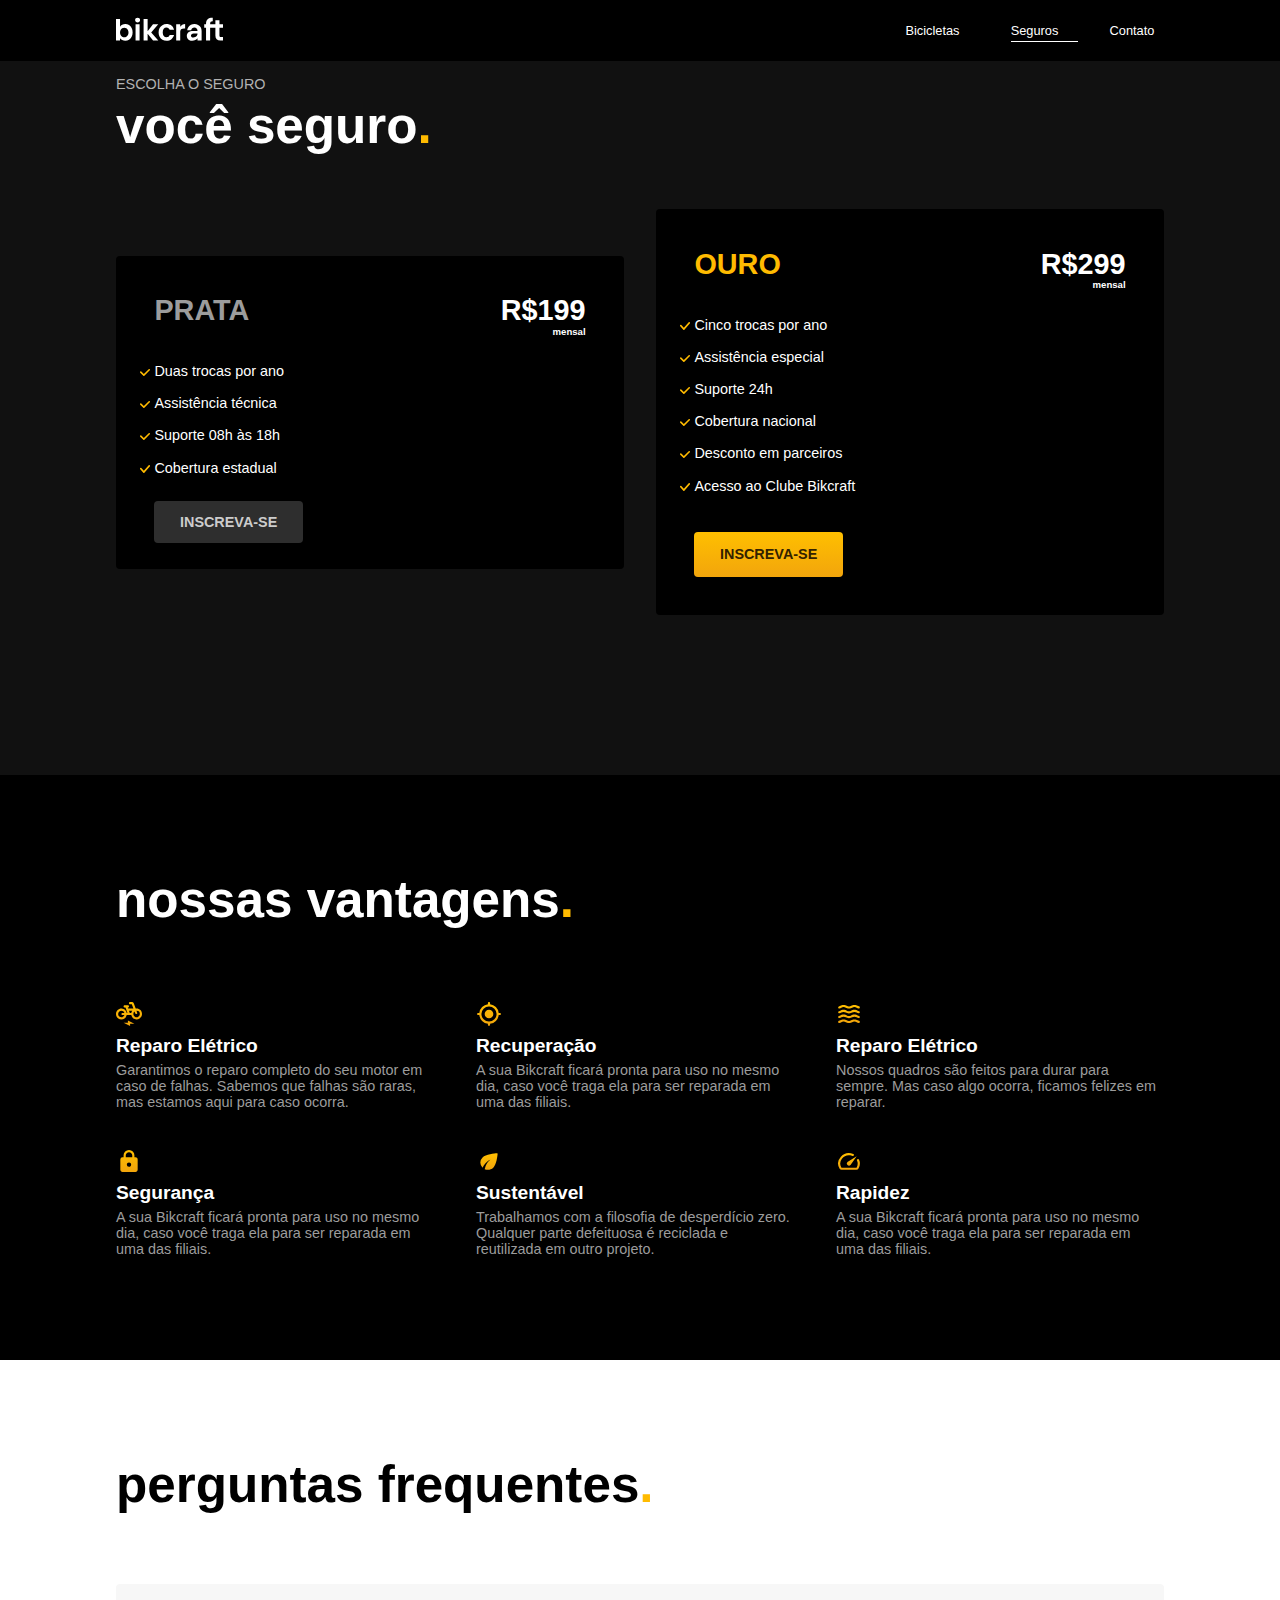
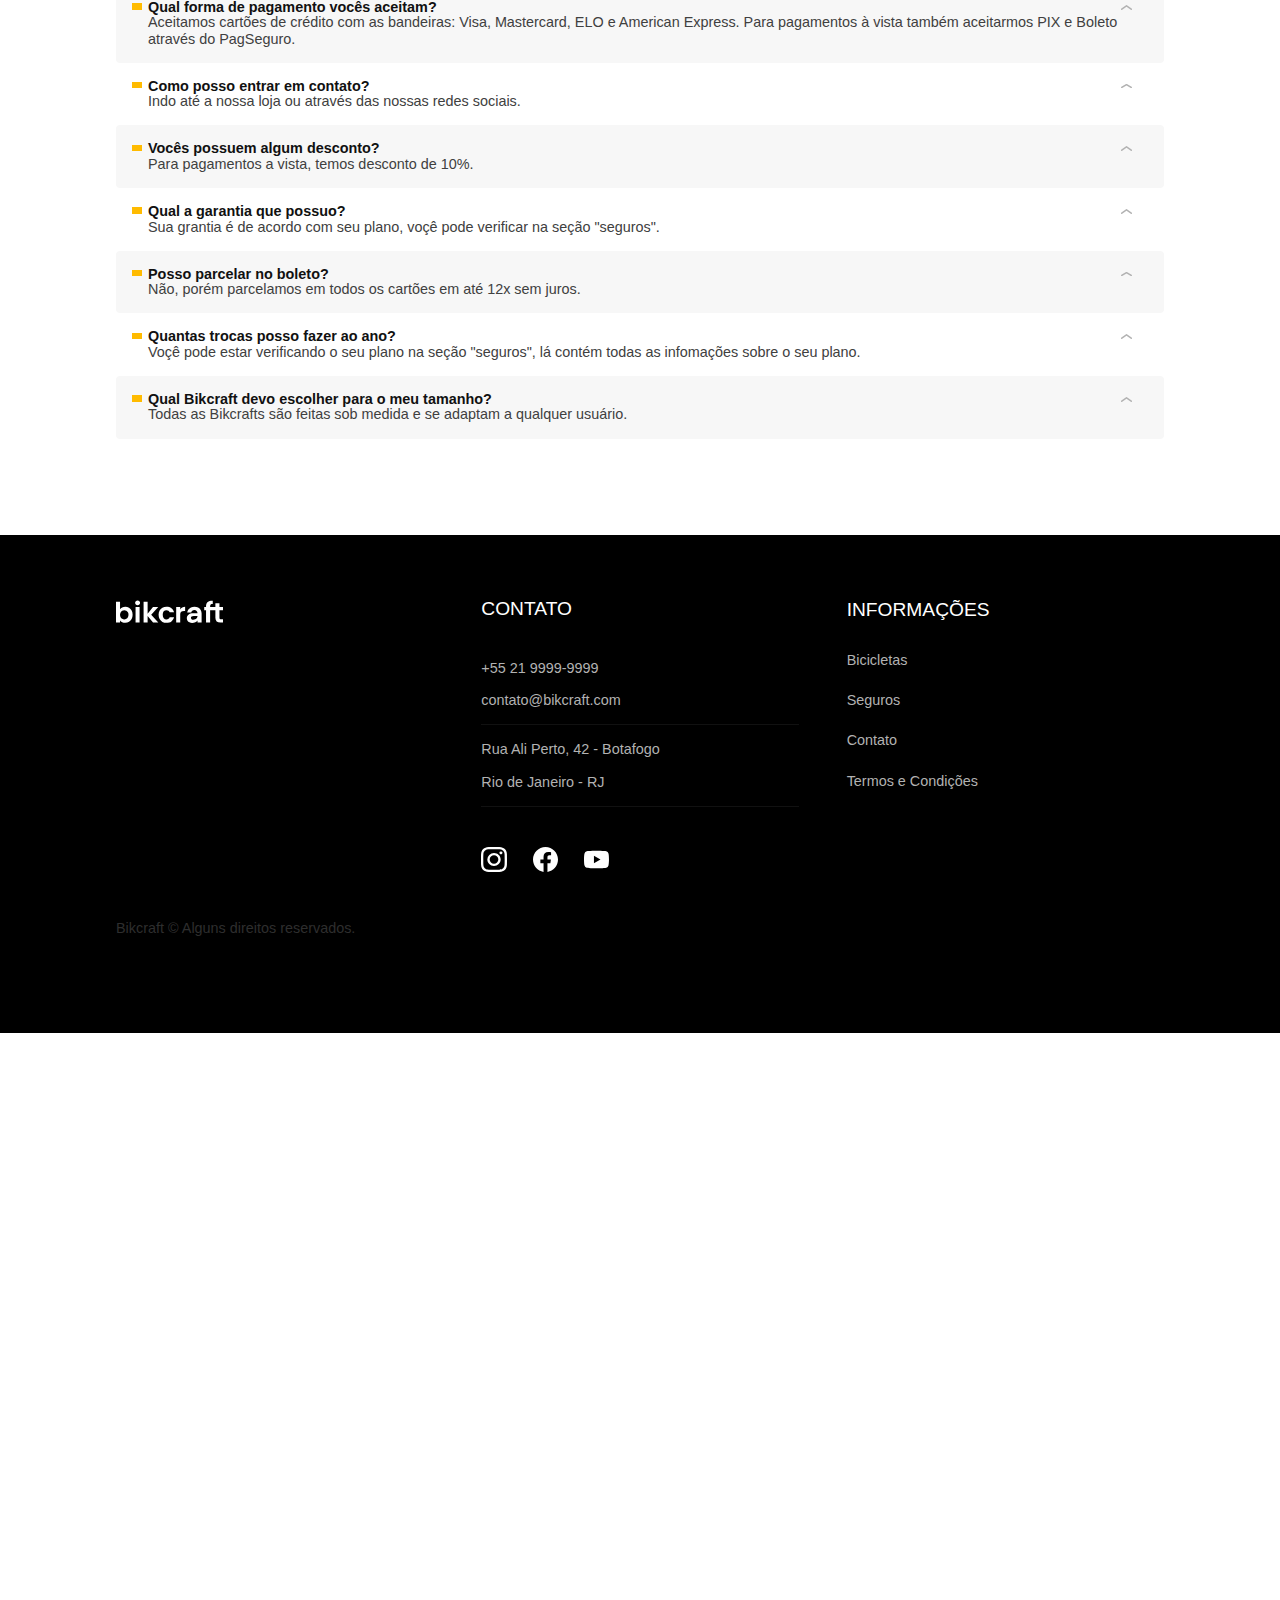
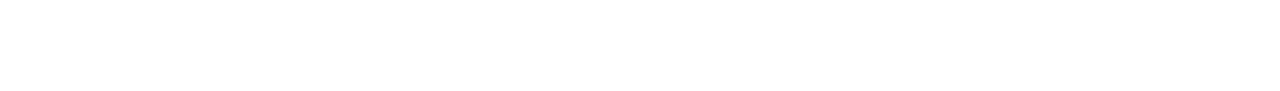
<file: CSS/seguros/seguros.html>
<!DOCTYPE html>
<html lang="pt-br">
<head>
    <meta charset="UTF-8">
    <meta name="viewport" content="width=device-width, initial-scale=1.0">
    <link rel="stylesheet" href="/CSS/style.css">
    <title>Bikcraft- Nossos Seguros</title>
</head>
<header class="header">
    <div class="Menu">
      <a class="sobreposiçao" href="/index.html"><img src="/img/bikcraft.svg" alt="Bikcraft"></a>

      <nav aria-label="primaria">
        <ul class="navegaçao">
          <li><a class="sobreposiçao" href="/CSS/bicicletas/bicicletas.html">Bicicletas</a></li>
          <li><a class="sobreposiçao active" href="/CSS/seguros/seguros.html">Seguros</a></li>
          <li><a class="sobreposiçao" href="/CSS/contato/contato.html">Contato</a></li>

        </ul>
      </nav>
    </div>
  </header>

<body>
  <section class="seguros">
    <div class="titulo-pagina-seguros ">
      <p class="font-2-m c5">ESCOLHA O SEGURO</p>
      <h1 class="font-1-xxl c0">você seguro<span class="ponto-detalhe">.</span></h1>
    </div>
    <div class="container-seguros">
      <div class="prata">
        <div id="container-prata">

          <div class="prata-topo">
            <h3 class="font-001 c6">PRATA</h3>
            <div class="preço">
              <h3 class="font-001 c0">R$199</h3>
              <p id="prata-titulo" class="font-mensal-sg">mensal</p>
            </div>
          </div>
          <ul class="lista-beneficios ">
            <li class="font-beneficios">Duas trocas por ano</li>
            <li class="font-beneficios">Assistência técnica</li>
            <li class="font-beneficios">Suporte 08h às 18h</li>
            <li class="font-beneficios">Cobertura estadual</li>
          </ul>
          <a class="botao-prata sobreposiçao" href="/CSS/orcamentos/orcamentos.html">INSCREVA-SE</a>
        </div>




      </div>

      <div id="ouro" class="prata">
        <div id="container-prata">

          <div class="prata-topo">
            <h3 class="font-001 p1">OURO</h3>
            <div class="preço">
              <h3 class="font-001 c0">R$299</h3>
              <p id="prata-titulo" class="font-mensal-sg">mensal</p>
            </div>
          </div>
          <ul class="lista-beneficios ">
            <li class="font-beneficios">Cinco trocas por ano</li>
            <li class="font-beneficios">Assistência especial</li>
            <li class="font-beneficios">Suporte 24h</li>
            <li class="font-beneficios">Cobertura nacional</li>
            <li class="font-beneficios">Desconto em parceiros</li>
            <li class="font-beneficios">Acesso ao Clube Bikcraft</li>
          </ul>
          <a class="botao-ouro sobreposiçao" href="/CSS/orcamentos/orcamentos.html">INSCREVA-SE</a>
        </div>




      </div>
    </div>

  </section>

  <section class="nossas-vantagens">
    <div class="seguro-vantagens-titulo">
      <h1 class="c0 font-1-xxl ">nossas vantagens<span class="ponto-detalhe">.</span></h1>
    </div>

    <div class="vantagens-seguro">

      <div class="vantagem">
        <img src="/img/icones/eletrica.svg" alt="">
        <div class="seguro-grid">
          <h2 class="font-1-m-b size-24">Reparo Elétrico</h2>
          <p class="font-2-l size-18">Garantimos o reparo completo do seu motor em caso de falhas. Sabemos que falhas são raras, mas estamos aqui para caso ocorra.</p>

        </div>
      </div>
      <div class="vantagem">
        <img src="/img/icones/rastreador.svg" alt="">
        <div class="seguro-grid">
          <h2 class="font-1-m-b size-24">Recuperação</h2>
          <p class="font-2-l size-18">A sua Bikcraft ficará pronta para uso no mesmo dia, caso você traga ela para ser reparada em uma das filiais.</p>

        </div>
      </div>
      <div class="vantagem">
        <img src="/img/icones/carbono.svg" alt="">
        <div class="seguro-grid">
          <h2 class="font-1-m-b size-24">Reparo Elétrico</h2>
          <p class="font-2-l size-18">Nossos quadros são feitos para durar para sempre. Mas caso algo ocorra, ficamos felizes em reparar.</p>

        </div>
      </div>
      <div class="vantagem">
        <img src="/img/icones/seguro.svg" alt="">
        <div class="seguro-grid">
          <h2 class="font-1-m-b size-24">Segurança</h2>
          <p class="font-2-l size-18">A sua Bikcraft ficará pronta para uso no mesmo dia, caso você traga ela para ser reparada em uma das filiais.</p>

        </div>
      </div>
      <div class="vantagem">
        <img src="/img/icones/sustentavel.svg" alt="">
        <div class="seguro-grid">
          <h2 class="font-1-m-b size-24">Sustentável</h2>
          <p class="font-2-l size-18">Trabalhamos com a filosofia de desperdício zero. Qualquer parte defeituosa é reciclada e reutilizada em outro projeto.</p>

        </div>
      </div>
      <div class="vantagem">
        <img src="/img/icones/velocidade.svg" alt="">
        <div class="seguro-grid">
          <h2 class="font-1-m-b size-24">Rapidez</h2>
          <p class="font-2-l size-18">A sua Bikcraft ficará pronta para uso no mesmo dia, caso você traga ela para ser reparada em uma das filiais.</p>

        </div>
      </div>
    </div>
  </section>

  <section class="perguntas-frequentes">

    <div class="perguntas-titulo">
      <h1 class="font-1-xxl">perguntas frequentes<span class="ponto-detalhe">.</span></h1>
    </div>

    <div class="container-perguntas">
      <ul>
        <li class="pergunta">
          <div class="pergunta-flex">
            <h2 class=" font-1-m-b">Qual forma de pagamento vocês aceitam?</h2>
            <img src="/img/icones/seta-abrir.svg" alt="">
          </div>
          <p class="font-2-l size-18">Aceitamos cartões de crédito com as bandeiras: Visa, Mastercard, ELO e American Express. Para pagamentos à vista também aceitarmos PIX e Boleto através do PagSeguro.</p>
        </li>

        <li class="pergunta">
          <div class="pergunta-flex">
            <h2 class=" font-1-m-b">Como posso entrar em contato?</h2>
            <img src="/img/icones/seta-abrir.svg" alt="">
          </div>
          <p class="font-2-l size-18">Indo até a nossa loja ou através das nossas redes sociais.</p>
        </li>

        <li class="pergunta">
          <div class="pergunta-flex">
            <h2 class=" font-1-m-b">Vocês possuem algum desconto?</h2>
            <img src="/img/icones/seta-abrir.svg" alt="">
          </div>
          <p class="font-2-l size-18">Para pagamentos a vista, temos desconto de 10%.</p>
        </li>

        <li class="pergunta">
          <div class="pergunta-flex">
            <h2 class=" font-1-m-b">Qual a garantia que possuo?</h2>
            <img src="/img/icones/seta-abrir.svg" alt="">
          </div>
          <p class="font-2-l size-18">Sua grantia é de acordo com seu plano, voçê pode verificar na seção "seguros".</p>
        </li>

        <li class="pergunta">
          <div class="pergunta-flex">
            <h2 class=" font-1-m-b">Posso parcelar no boleto?</h2>
            <img src="/img/icones/seta-abrir.svg" alt="">
          </div>
          <p class="font-2-l size-18">Não, porém parcelamos em todos os cartões em até 12x sem juros.</p>
        </li>

        <li class="pergunta">
          <div class="pergunta-flex">
            <h2 class=" font-1-m-b">Quantas trocas posso fazer ao ano?</h2>
            <img src="/img/icones/seta-abrir.svg" alt="">
          </div>
          <p class="font-2-l size-18">Voçê pode estar verificando o seu plano na seção "seguros", lá contém todas as infomações sobre o seu plano.</p>
        </li>

        <li class="pergunta">
          <div class="pergunta-flex">
            <h2 class=" font-1-m-b">Qual Bikcraft devo escolher para o meu tamanho?</h2>
            <img src="/img/icones/seta-abrir.svg" alt="">
          </div>
          <p class="font-2-l size-18">Todas as Bikcrafts são feitas sob medida e se adaptam a qualquer usuário.</p>
        </li>

      </ul>
    </div>
  </section>
  
</body>

<footer>
  <article class="footer">
    <div class="margin-footer">
      <a class=" margin-footer sobreposiçao" href="/index.html"><img src="/img/bikcraft.svg" alt="Bikcraft"></a>
    </div>

    <div class="contato">
      <h2 class="font-footer-titulo">CONTATO</h2>
      <ul>
        <li class="font-footer-lista">+55 21 9999-9999</li>
        <li class="font-footer-lista">contato@bikcraft.com</li>
        <li class="font-footer-lista">Rua Ali Perto, 42 - Botafogo</li>
        <li class="font-footer-lista">Rio de Janeiro - RJ</li>
      </ul>
      <div class="icones-contato">
        <img src="/img/redes/instagram.svg" alt="instagram">
        <img src="/img/redes/facebook.svg" alt="facebook">
        <img src="/img/redes/youtube.svg" alt="youtube">
      </div>
    </div>
    <div class="informaçoes">
      <h2 class="font-footer-titulo">INFORMAÇÕES</h2>
      <a class="font-footer-lista sobreposiçao" href="/CSS/bicicletas/bicicletas.html">Bicicletas</a>
      <a class="font-footer-lista sobreposiçao" href="/CSS/seguros/seguros.html">Seguros</a>
      <a class="font-footer-lista sobreposiçao" href="/CSS/contato/contato.html">Contato</a>
      <a class="font-footer-lista sobreposiçao" href="/CSS/Termos/termos.html">Termos e Condições</a>

    </div>
    <p class="cor-direitos  font-footer-lista">Bikcraft © Alguns direitos reservados.</p>

  </article>
</footer>

</html>
</file>
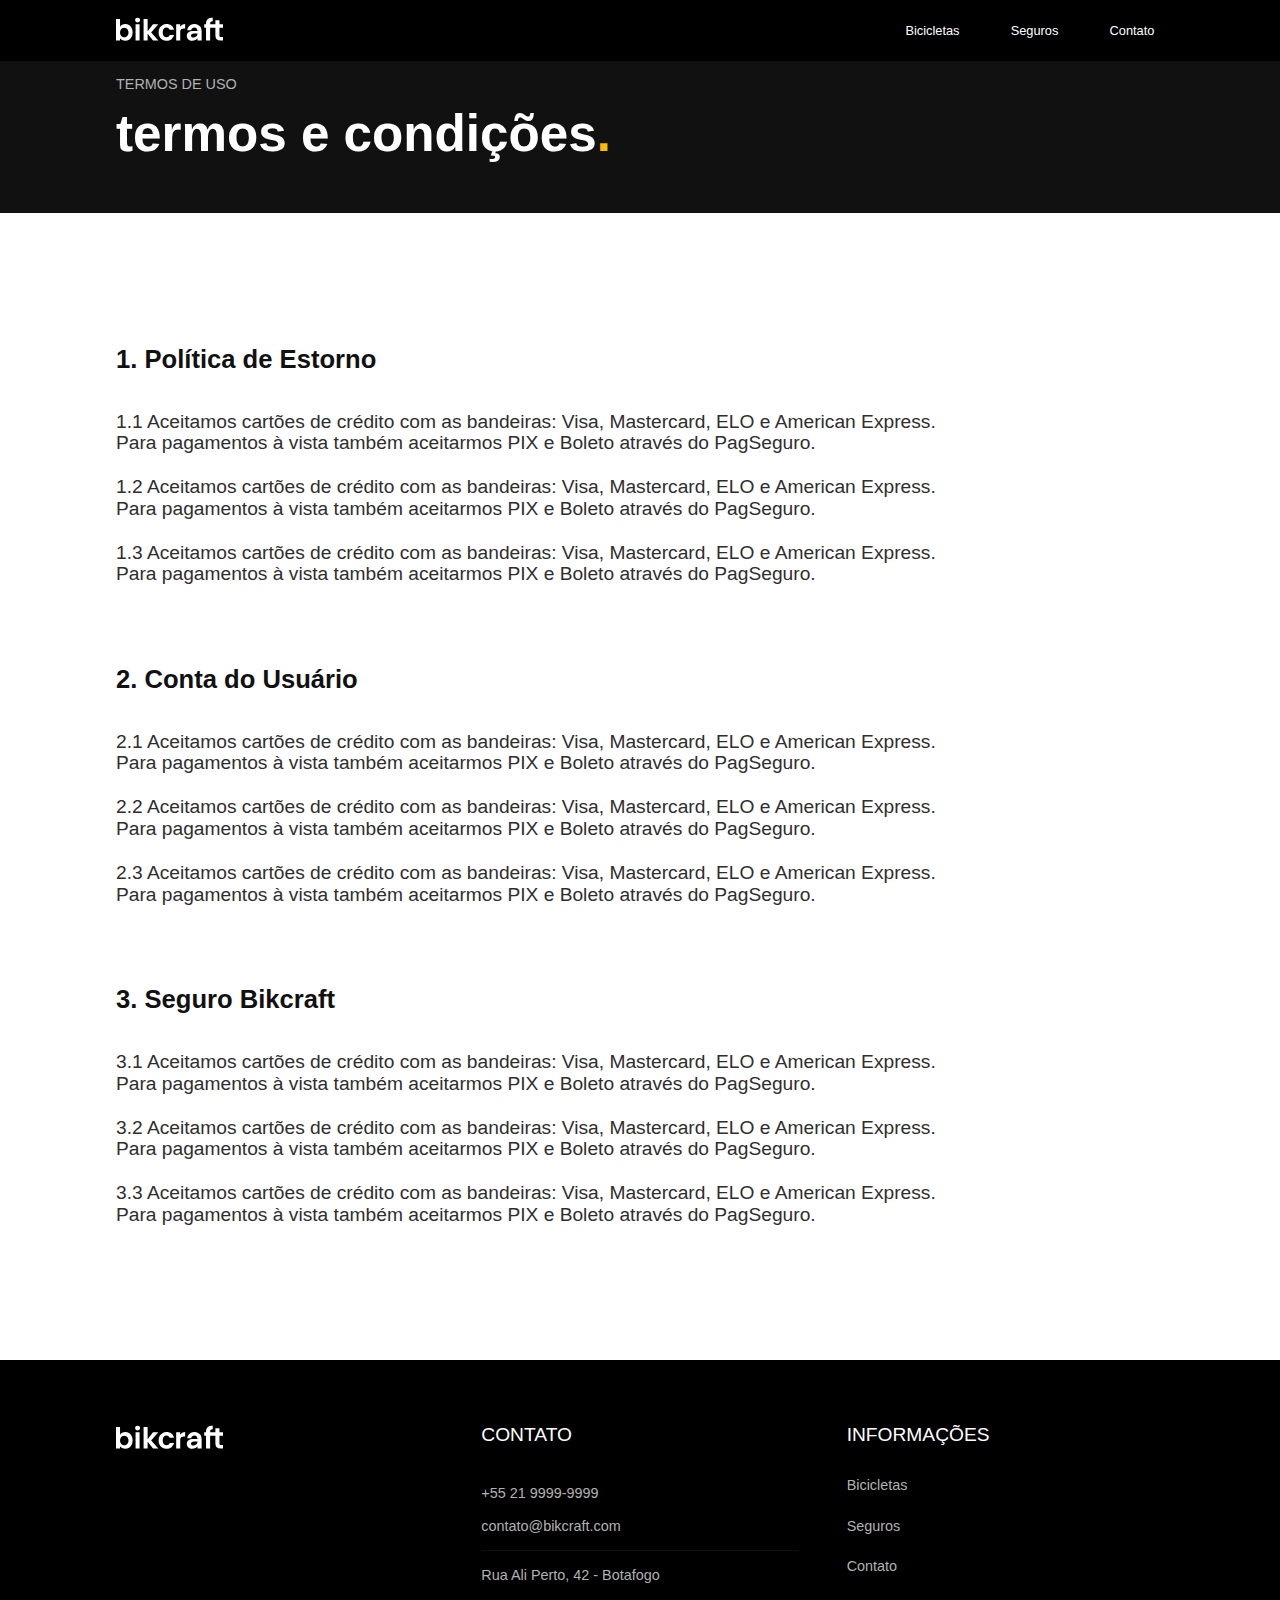
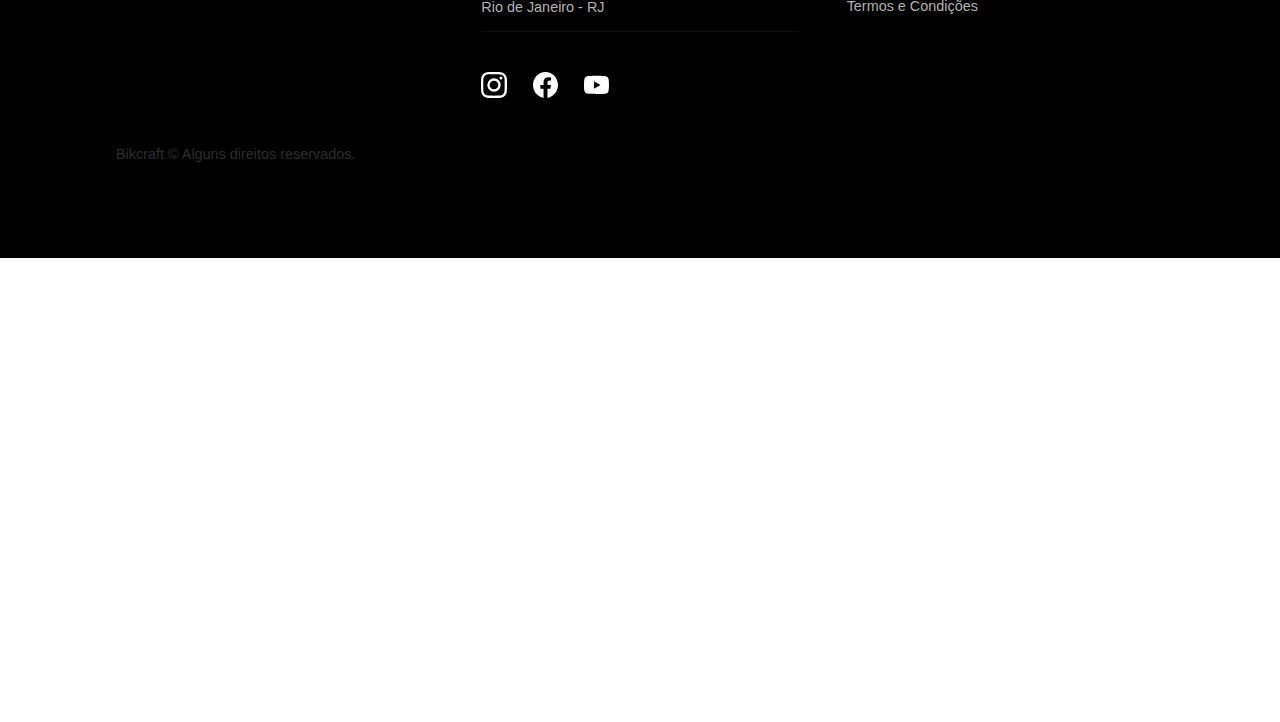
<file: CSS/Termos/termos.html>
<!DOCTYPE html>
<html lang="pt-br">

<head>
  <meta charset="UTF-8">
  <meta name="viewport" content="width=device-width, initial-scale=1.0">
  <link rel="stylesheet" href="/CSS/style.css ">
  <title>Bikcraft- Termos & Condições</title>
</head>
<header class="header">
  <div class="Menu">
    <a class="sobreposiçao" href="/index.html"><img src="/img/bikcraft.svg" alt="Bikcraft"></a>

    <nav aria-label="primaria">
      <ul class="navegaçao">
        <li><a class="sobreposiçao" href="/CSS/bicicletas/bicicletas.html">Bicicletas</a></li>
        <li><a class="sobreposiçao" href="/CSS/seguros/seguros.html">Seguros</a></li>
        <li><a class="sobreposiçao" href="/CSS/contato/contato.html">Contato</a></li>

      </ul>
    </nav>
  </div>
</header>

<body>

  <section class="c11-bg">
    <div class="titulo-termos">
      <p class="font-2-m c5">TERMOS DE USO</p>
      <h1 class="font-1-xxl c0">termos e condições<span class="ponto-detalhe">.</span></h1>
    </div>
  </section>
  <section class="termos">
    <div>
      <h2 class="font-1-xl c11">1. Política de Estorno</h2>
      <ul>
        <li class="font-2-l  c10">1.1 Aceitamos cartões de crédito com as bandeiras: Visa, Mastercard, ELO e American Express. Para pagamentos à vista também aceitarmos PIX e Boleto através do PagSeguro.</li>
        <li class="font-2-l  c10">1.2 Aceitamos cartões de crédito com as bandeiras: Visa, Mastercard, ELO e American Express. Para pagamentos à vista também aceitarmos PIX e Boleto através do PagSeguro.</li>
        <li class="font-2-l  c10">1.3 Aceitamos cartões de crédito com as bandeiras: Visa, Mastercard, ELO e American Express. Para pagamentos à vista também aceitarmos PIX e Boleto através do PagSeguro.</li>
      </ul>
    </div>
    <div>
      <h2 class="font-1-xl c11">2. Conta do Usuário</h2>
      <ul>
        <li class="font-2-l c10">2.1 Aceitamos cartões de crédito com as bandeiras: Visa, Mastercard, ELO e American Express. Para pagamentos à vista também aceitarmos PIX e Boleto através do PagSeguro.</li>
        <li class="font-2-l c10">2.2 Aceitamos cartões de crédito com as bandeiras: Visa, Mastercard, ELO e American Express. Para pagamentos à vista também aceitarmos PIX e Boleto através do PagSeguro.</li>
        <li class="font-2-l c10">2.3 Aceitamos cartões de crédito com as bandeiras: Visa, Mastercard, ELO e American Express. Para pagamentos à vista também aceitarmos PIX e Boleto através do PagSeguro.</li>
      </ul>
    </div>
    <div>
      <h2 class="font-1-xl c11">3. Seguro Bikcraft</h2>
      <ul>
        <li class="font-2-l c10">3.1 Aceitamos cartões de crédito com as bandeiras: Visa, Mastercard, ELO e American Express. Para pagamentos à vista também aceitarmos PIX e Boleto através do PagSeguro.</li>
        <li class="font-2-l  c10">3.2 Aceitamos cartões de crédito com as bandeiras: Visa, Mastercard, ELO e American Express. Para pagamentos à vista também aceitarmos PIX e Boleto através do PagSeguro.</li>
        <li class="font-2-l  c10">3.3 Aceitamos cartões de crédito com as bandeiras: Visa, Mastercard, ELO e American Express. Para pagamentos à vista também aceitarmos PIX e Boleto através do PagSeguro.</li>
      </ul>
    </div>
  </section>

</body>
<footer>
  <article class="footer">
    <div class="margin-footer">
      <a class=" margin-footer sobreposiçao" href="/index.html"><img src="/img/bikcraft.svg" alt="Bikcraft"></a>
    </div>

    <div class="contato">
      <h2 class="font-footer-titulo">CONTATO</h2>
      <ul>
        <li class="font-footer-lista">+55 21 9999-9999</li>
        <li class="font-footer-lista">contato@bikcraft.com</li>
        <li class="font-footer-lista">Rua Ali Perto, 42 - Botafogo</li>
        <li class="font-footer-lista">Rio de Janeiro - RJ</li>
      </ul>
      <div class="icones-contato">
        <img src="/img/redes/instagram.svg" alt="instagram">
        <img src="/img/redes/facebook.svg" alt="facebook">
        <img src="/img/redes/youtube.svg" alt="youtube">
      </div>
    </div>
    <div class="informaçoes">
      <h2 class="font-footer-titulo">INFORMAÇÕES</h2>
      <a class="font-footer-lista sobreposiçao" href="/CSS/bicicletas/bicicletas.html">Bicicletas</a>
      <a class="font-footer-lista sobreposiçao" href="/CSS/seguros/seguros.html">Seguros</a>
      <a class="font-footer-lista sobreposiçao" href="/CSS/contato/contato.html">Contato</a>
      <a class="font-footer-lista sobreposiçao" href="/CSS/Termos/termos.html">Termos e Condições</a>

    </div>
    <p class="cor-direitos   font-footer-lista">Bikcraft © Alguns direitos reservados.</p>

  </article>
</footer>


</html>
</file>
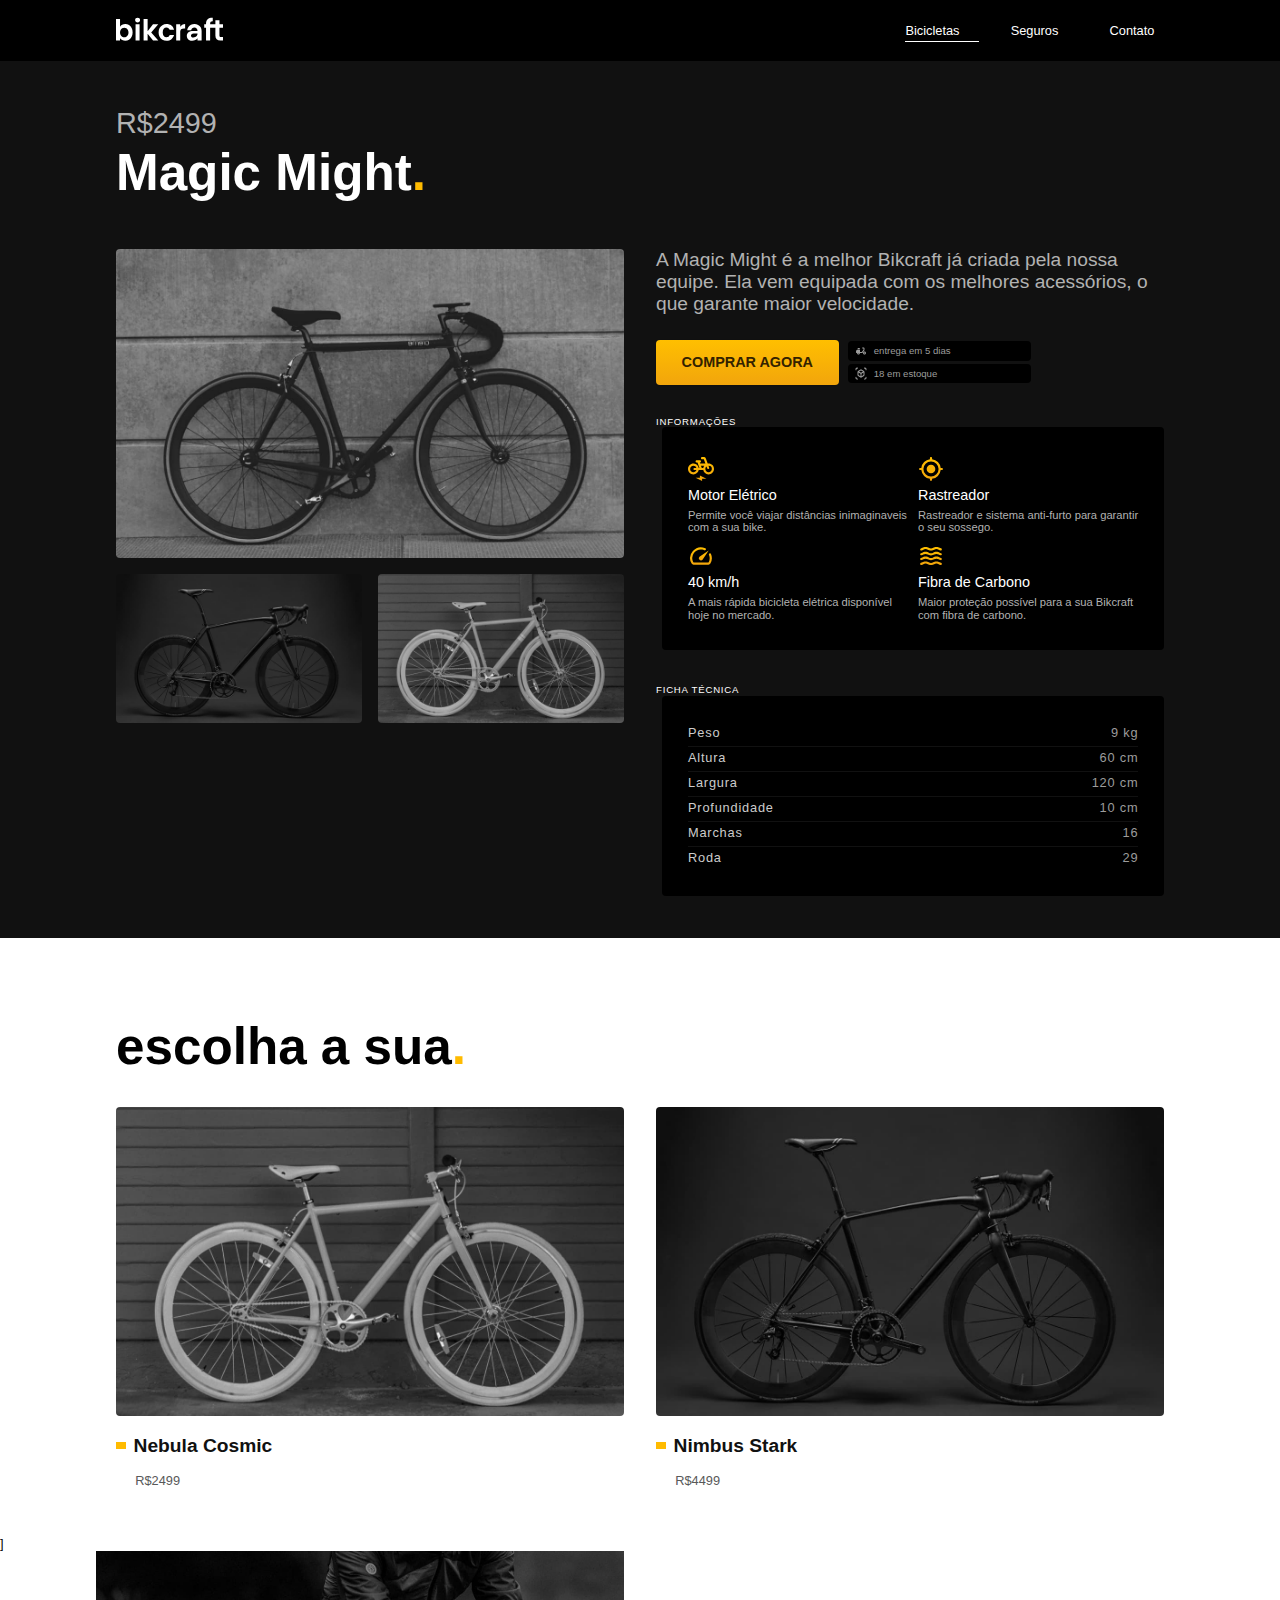
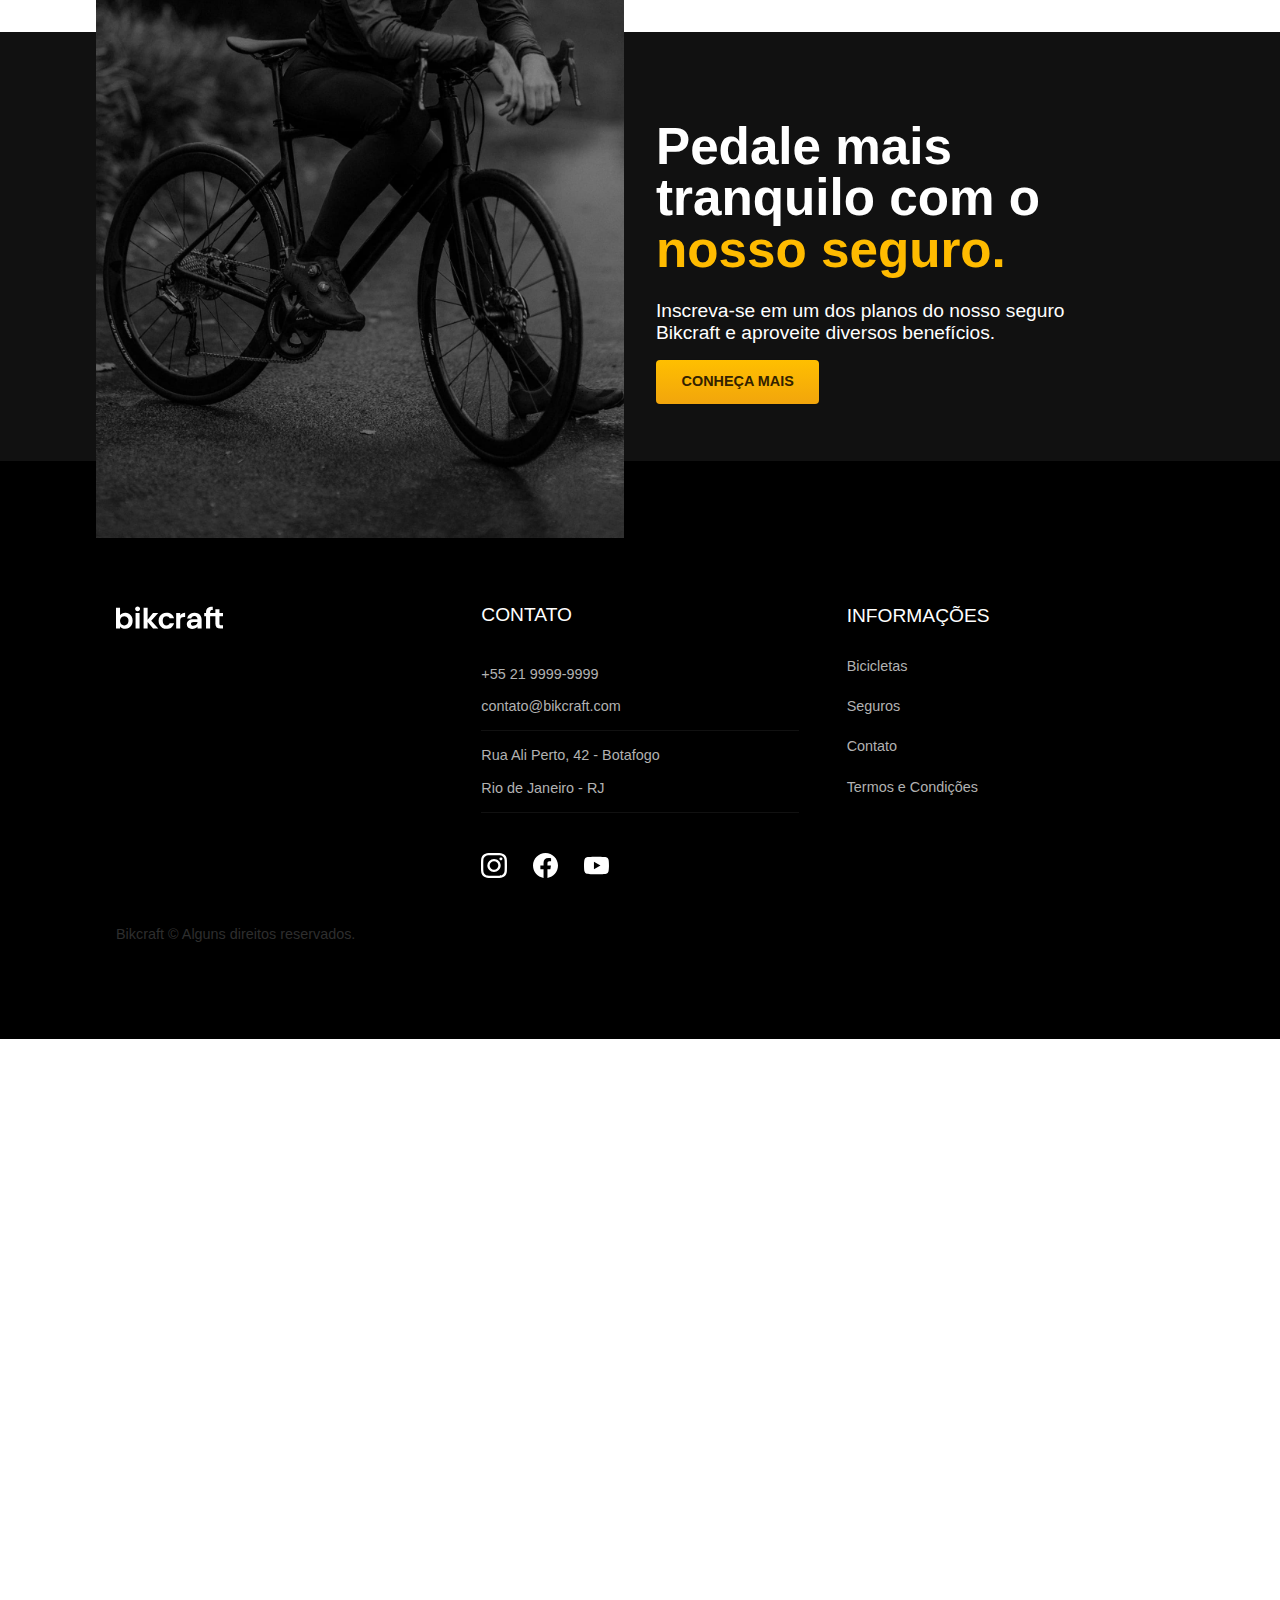
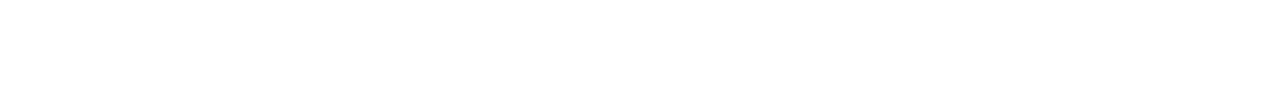
<file: CSS/bicicletas/bicicletas-interno/magic.html>
<!DOCTYPE html>
<html lang="pt-br">

<head>
  <meta charset="UTF-8">
  <meta name="viewport" content="width=device-width, initial-scale=1.0">
  <link rel="stylesheet" href="/CSS/style.css">
  <title>Bikcraft- Nebula Cosmic</title>
</head>
<header class="header">
  <div class="Menu">
    <a class="sobreposiçao" href="/index.html"><img src="/img/bikcraft.svg" alt="Bikcraft"></a>

    <nav aria-label="primaria">
      <ul class="navegaçao ">
        <li><a class=" sobreposiçao active" href="/CSS/bicicletas/bicicletas.html">Bicicletas</a></li>
        <li><a class="sobreposiçao" href="/CSS/seguros/seguros.html">Seguros</a></li>
        <li><a class="sobreposiçao" href="/CSS/contato/contato.html">Contato</a></li>
      </ul>
    </nav>
  </div>
</header>

<body>
  <article class="interno-bg">
    <div class="titulo-primario">
      <p class="c5 margin-0 font-2-m size-36">R$2499</p>
      <h1 class="c0 font-1-xxl margin-0">Magic Might<span class="ponto-detalhe">.</span></h1>
    </div>



    <div class="container-interno">
      <div class="img-interno">
        <img class="nimbus-01" src="/img/bicicletas/magic.jpg" alt="">

        <div class="img-interno-01">

          <img class="nebula-02" src="/img/bicicletas/nimbus.jpg" alt="">
          <img class="magic-03" src="/img/bicicletas/nebula.jpg" alt="">

        </div>

        <div class="ficha-interno-resposiva">
          <P class="c0 font-1-m size-12 letter-spacing">FICHA TÉCNICA</P>
          <div class="ficha-interno">

            <ul>
              <li>
                <span class="c4 font-2-m size-16">Peso</span>
                <span class="c6 font-2-m size-16">9 kg</span>
              </li>
              <li>
                <span class="c4 font-2-m size-16">Altura</span>
                <span class="c6 font-2-m size-16">60 cm</span>
              </li>
              <li>
                <span class="c4 font-2-m size-16">Largura</span>
                <span class="c6 font-2-m size-16">120 cm</span>
              </li>
              <li>
                <span class="c4 font-2-m size-16">Profundidade</span>
                <span class="c6 font-2-m size-16">10 cm</span>
              </li>
              <li>
                <span class="c4 font-2-m size-16">Marchas</span>
                <span class="c6 font-2-m size-16">16</span>
              </li>
              <li>
                <span class="c4 font-2-m size-16">Roda</span>
                <span class="c6 font-2-m size-16">29</span>
              </li>
            </ul>

          </div>
        </div>

      </div>
      <div class="descricao-interno">

        <p class="descricao-interno-p-inicio c5 font-2-l margin-0">A Magic Might é a melhor Bikcraft já criada pela nossa equipe. Ela vem equipada com os melhores acessórios, o que garante maior velocidade.</p>

        <div class="descricao-interno-01">
          <a class="button" href="/CSS/orcamentos/orcamentos.html">COMPRAR AGORA</a>
          <div class="descricao-interno-001">
            <p class="c6 font-2-m size-12"> <img src="/img/icones/entrega.svg" alt="">entrega em 5 dias</p>
            <p class="c6 font-2-m size-12"><img src="/img/icones/estoque.svg" alt="">18 em estoque</p>
          </div>

        </div>

        <p class="c0 font-1-m size-12 letter-spacing">INFORMAÇÕES</p>

        <div class="informacoes-interno">
          <div class="informacoes-interno-responsivo">
            <img src="/img/icones/eletrica.svg " alt="">
            <div>
              <h2 class="c0 font-2-m">Motor Elétrico</h2>
              <p class="c5 font-2-l size-14 size-16">Permite você viajar distâncias inimaginaveis com a sua bike.</p>
            </div>

          </div>
          <div class="informacoes-interno-responsivo">
            <img src="/img/icones/rastreador.svg" alt="">
            <div>
              <h2 class="c0 font-2-m">Rastreador</h2>
              <p class="c5 font-2-l size-14 size-16">Rastreador e sistema anti-furto para garantir o seu sossego.</p>
            </div>

          </div>
          <div class="informacoes-interno-responsivo">
            <img src="/img/icones/velocidade.svg" alt="">
            <div>
              <h2 class="c0 font-2-m">40 km/h</h2>
              <p class="c5 font-2-l size-14 size-16">A mais rápida bicicleta elétrica disponível hoje no mercado.</p>
            </div>

          </div>
          <div class="informacoes-interno-responsivo">
            <img src="/img/icones/carbono.svg" alt="">
            <div>
              <h2 class="c0 font-2-m">Fibra de Carbono</h2>
              <p class="c5 font-2-l size-14 size-16">Maior proteção possível para a sua Bikcraft com fibra de carbono.</p>
            </div>

          </div>

        </div>


        <div class="ficha-interno-resposiva">
          <P class="c0 font-1-m size-12 letter-spacing">FICHA TÉCNICA</P>

          <div class="ficha-interno">

            <ul>
              <li>
                <span class="c4 font-2-m size-16">Peso</span>
                <span class="c6 font-2-m size-16">9 kg</span>
              </li>
              <li>
                <span class="c4 font-2-m size-16">Altura</span>
                <span class="c6 font-2-m size-16">60 cm</span>
              </li>
              <li>
                <span class="c4 font-2-m size-16">Largura</span>
                <span class="c6 font-2-m size-16">120 cm</span>
              </li>
              <li>
                <span class="c4 font-2-m size-16">Profundidade</span>
                <span class="c6 font-2-m size-16">10 cm</span>
              </li>
              <li>
                <span class="c4 font-2-m size-16">Marchas</span>
                <span class="c6 font-2-m size-16">16</span>
              </li>
              <li>
                <span class="c4 font-2-m size-16">Roda</span>
                <span class="c6 font-2-m size-16">29</span>
              </li>
            </ul>

          </div>
        </div>


      </div>

    </div>
  </article>
  <article class="secao-escolha-interna">
    <h1 class="escolha-interna-titulo font-1-xxl">escolha a sua<span class="ponto-detalhe">.</span></h1>
    <div class="escolha-interna">

      <a class="sobreposiçao" href="/CSS/bicicletas/bicicletas-interno/nebula.html">
        <div>
          <img src="/img/bicicletas/nebula.jpg" alt="">
          <h2 class="c11">Nebula Cosmic</h2>
          <p class="c8">R$2499</p>
        </div>
      </a>
      <a class="sobreposiçao" href="/CSS/bicicletas/bicicletas-interno/nimbus.html">
        <div>
          <img src="/img/bicicletas/nimbus.jpg" alt="">
          <h2 class="c11">Nimbus Stark</h2>
          <p class="c8">R$4499</p>
        </div>
      </a>

    </div>
  </article>
  <article class="secao-seguros-interna">]
    <div class="container-seguros-interna">
      <div class="seguros-interna-img">
        <img src="/img/fotos/seguros.jpg" alt="">
      </div>
      <div>
        <h1 class="font-1-xxl c0">Pedale mais tranquilo com o <span class="ponto-detalhe">nosso seguro.</span> </h1>
        <p class="font-2-l">Inscreva-se em um dos planos do nosso seguro Bikcraft e aproveite diversos benefícios.</p>
        <a class="button" href="/CSS/seguros/seguros.html">CONHEÇA MAIS</a>
      </div>
    </div>

  </article>

</body>
<footer>
  <article class="footer">
    <div class="margin-footer">
      <a class=" margin-footer sobreposiçao" href="/index.html"><img src="/img/bikcraft.svg" alt="Bikcraft"></a>
    </div>

    <div class="contato">
      <h2 class="font-footer-titulo">CONTATO</h2>
      <ul>
        <li class="font-footer-lista">+55 21 9999-9999</li>
        <li class="font-footer-lista">contato@bikcraft.com</li>
        <li class="font-footer-lista">Rua Ali Perto, 42 - Botafogo</li>
        <li class="font-footer-lista">Rio de Janeiro - RJ</li>
      </ul>
      <div class="icones-contato">
        <img src="/img/redes/instagram.svg" alt="instagram">
        <img src="/img/redes/facebook.svg" alt="facebook">
        <img src="/img/redes/youtube.svg" alt="youtube">
      </div>
    </div>
    <div class="informaçoes">
      <h2 class="font-footer-titulo">INFORMAÇÕES</h2>
      <a class="font-footer-lista sobreposiçao" href="/CSS/bicicletas/bicicletas.html">Bicicletas</a>
      <a class="font-footer-lista sobreposiçao" href="/CSS/seguros/seguros.html">Seguros</a>
      <a class="font-footer-lista sobreposiçao" href="/CSS/contato/contato.html">Contato</a>
      <a class="font-footer-lista sobreposiçao" href="/CSS/Termos/termos.html">Termos e Condições</a>

    </div>
    <p class="cor-direitos  font-footer-lista">Bikcraft © Alguns direitos reservados.</p>

  </article>
</footer>

</html>
</file>
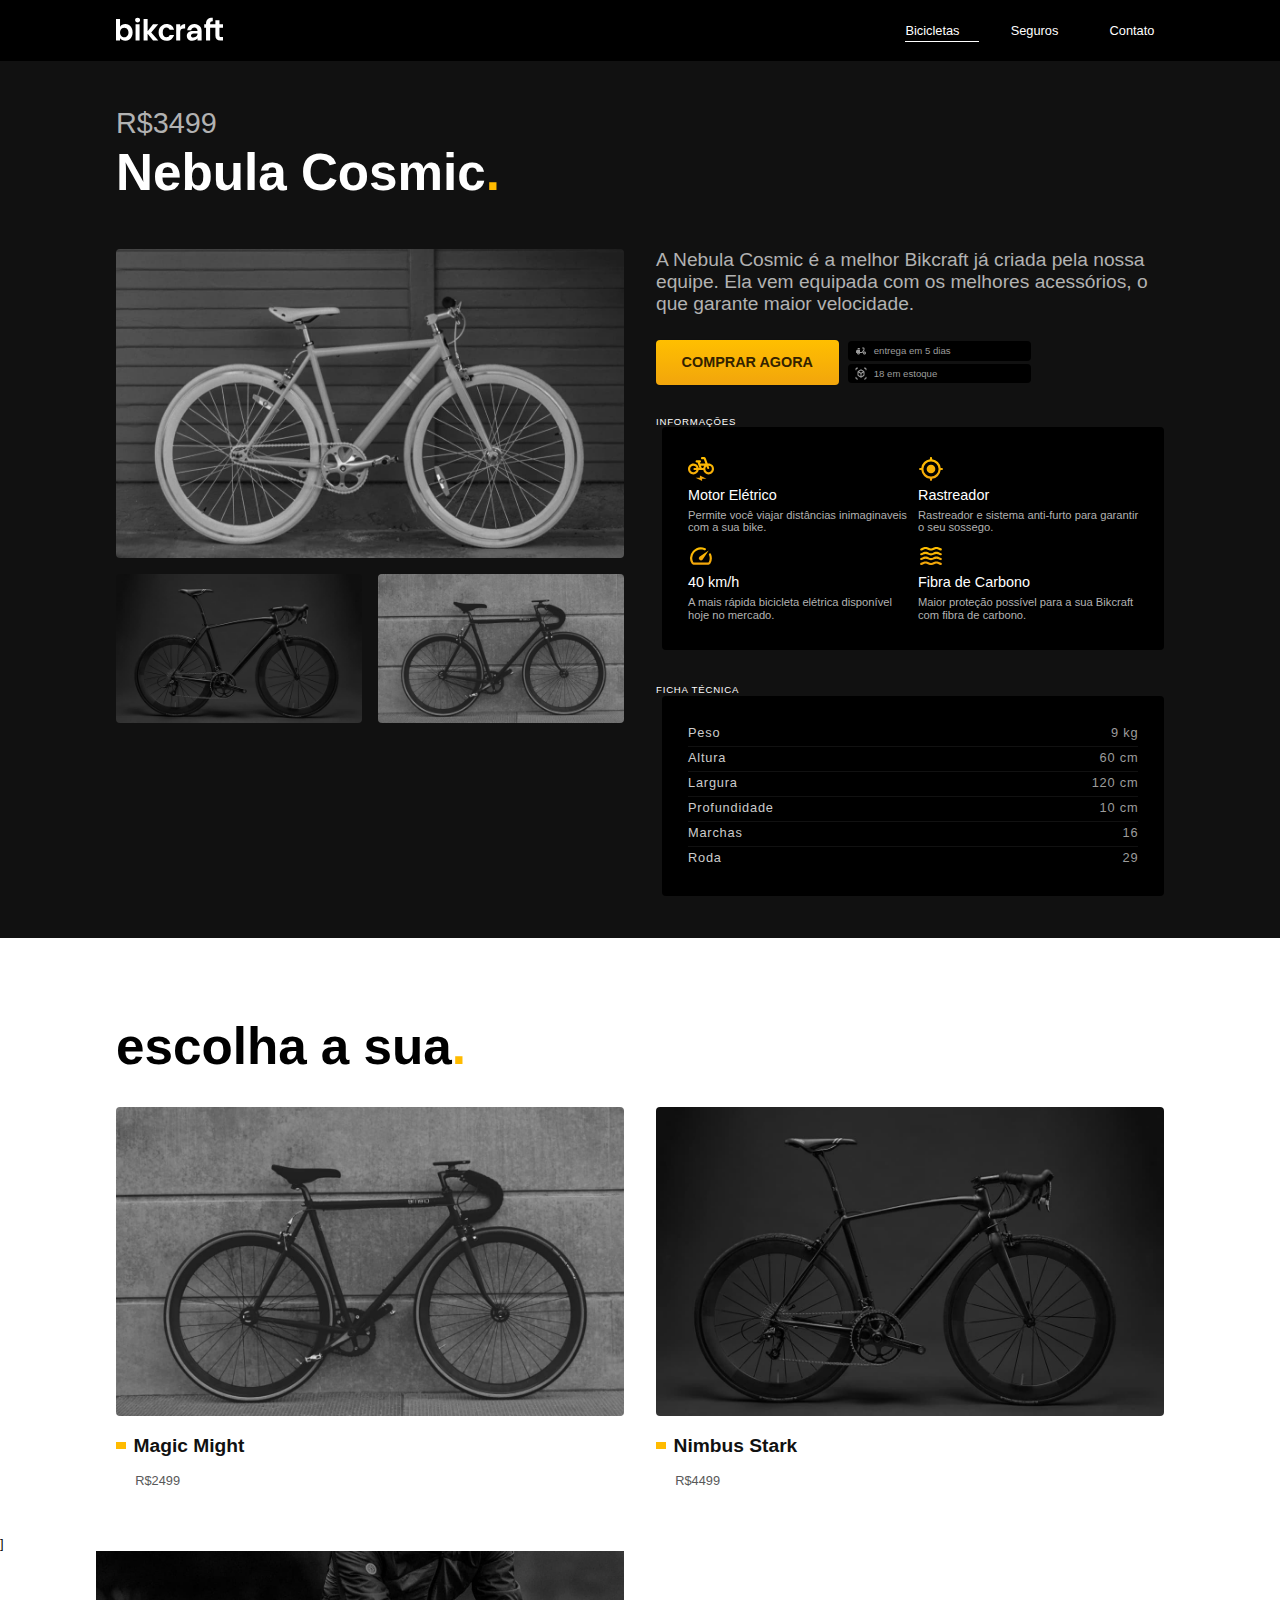
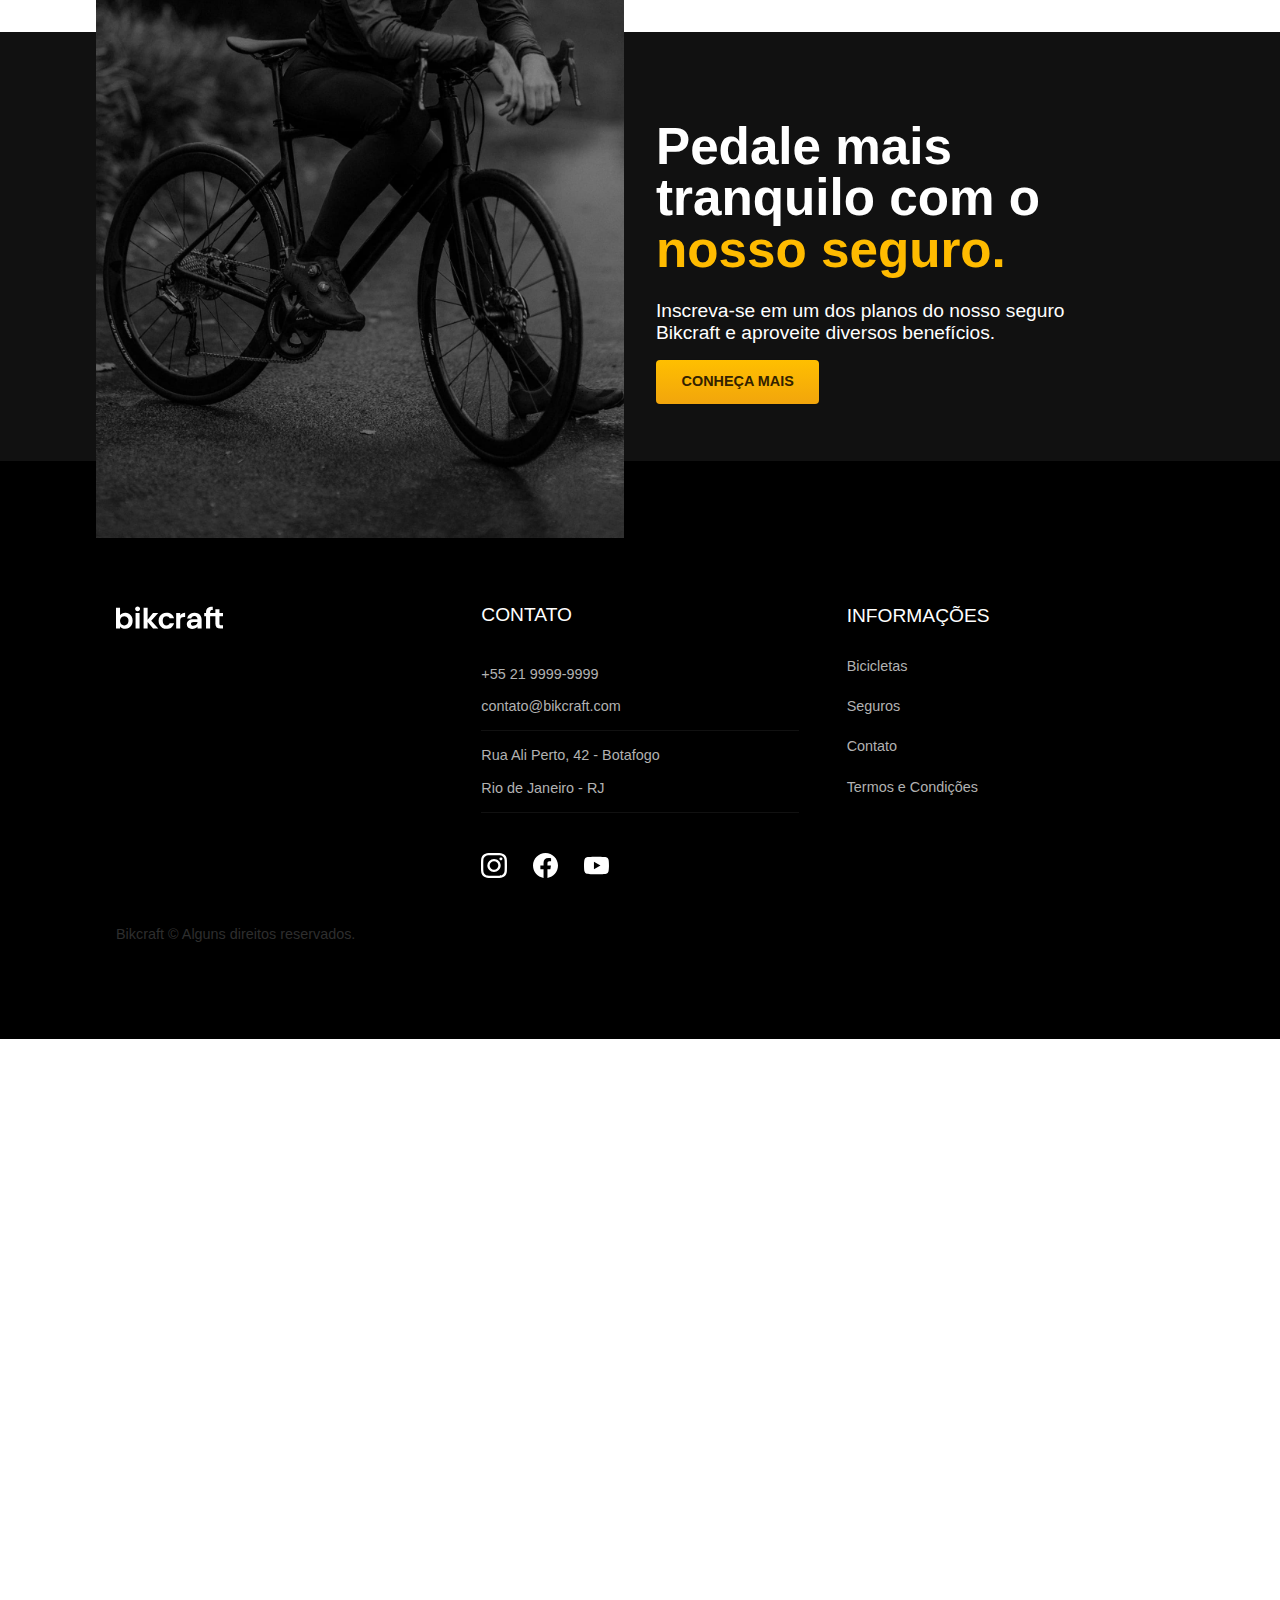
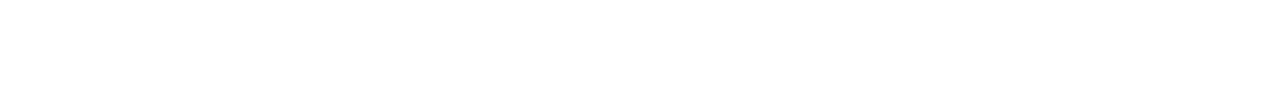
<file: CSS/bicicletas/bicicletas-interno/nebula.html>
<!DOCTYPE html>
<html lang="pt-br">

<head>
  <meta charset="UTF-8">
  <meta name="viewport" content="width=device-width, initial-scale=1.0">
  <link rel="stylesheet" href="/CSS/style.css">
  <title>Bikcraft- Nebula Cosmic</title>
</head>
<header class="header">
  <div class="Menu">
    <a class="sobreposiçao" href="/index.html"><img src="/img/bikcraft.svg" alt="Bikcraft"></a>

    <nav aria-label="primaria">
      <ul class="navegaçao ">
        <li><a class=" sobreposiçao active" href="/CSS/bicicletas/bicicletas.html">Bicicletas</a></li>
        <li><a class="sobreposiçao" href="/CSS/seguros/seguros.html">Seguros</a></li>
        <li><a class="sobreposiçao" href="/CSS/contato/contato.html">Contato</a></li>
      </ul>
    </nav>
  </div>
</header>

<body>
  <article class="interno-bg">
    <div class="titulo-primario">
      <p class="c5 margin-0 font-2-m size-36">R$3499</p>
      <h1 class="c0 font-1-xxl margin-0">Nebula Cosmic<span class="ponto-detalhe">.</span></h1>
    </div>



    <div class="container-interno">
      <div class="img-interno">
        <img class="nimbus-01" src="/img/bicicletas/nebula.jpg" alt="">

        <div class="img-interno-01">

          <img class="nebula-02" src="/img/bicicletas/nimbus.jpg" alt="">
          <img class="magic-03" src="/img/bicicletas/magic.jpg" alt="">

        </div>

        <div class="ficha-interno-resposiva">
          <P class="c0 font-1-m size-12 letter-spacing">FICHA TÉCNICA</P>
          <div class="ficha-interno">

            <ul>
              <li>
                <span class="c4 font-2-m size-16">Peso</span>
                <span class="c6 font-2-m size-16">9 kg</span>
              </li>
              <li>
                <span class="c4 font-2-m size-16">Altura</span>
                <span class="c6 font-2-m size-16">60 cm</span>
              </li>
              <li>
                <span class="c4 font-2-m size-16">Largura</span>
                <span class="c6 font-2-m size-16">120 cm</span>
              </li>
              <li>
                <span class="c4 font-2-m size-16">Profundidade</span>
                <span class="c6 font-2-m size-16">10 cm</span>
              </li>
              <li>
                <span class="c4 font-2-m size-16">Marchas</span>
                <span class="c6 font-2-m size-16">16</span>
              </li>
              <li>
                <span class="c4 font-2-m size-16">Roda</span>
                <span class="c6 font-2-m size-16">29</span>
              </li>
            </ul>

          </div>
        </div>

      </div>
      <div class="descricao-interno">

        <p class="descricao-interno-p-inicio c5 font-2-l margin-0">A Nebula Cosmic é a melhor Bikcraft já criada pela nossa equipe. Ela vem equipada com os melhores acessórios, o que garante maior velocidade.</p>

        <div class="descricao-interno-01">
          <a class="button" href="/CSS/orcamentos/orcamentos.html">COMPRAR AGORA</a>
          <div class="descricao-interno-001">
            <p class="c6 font-2-m size-12"> <img src="/img/icones/entrega.svg" alt="">entrega em 5 dias</p>
            <p class="c6 font-2-m size-12"><img src="/img/icones/estoque.svg" alt="">18 em estoque</p>
          </div>

        </div>

        <p class="c0 font-1-m size-12 letter-spacing">INFORMAÇÕES</p>

        <div class="informacoes-interno">
          <div class="informacoes-interno-responsivo">
            <img src="/img/icones/eletrica.svg " alt="">
            <div>
              <h2 class="c0 font-2-m">Motor Elétrico</h2>
              <p class="c5 font-2-l size-14 size-16">Permite você viajar distâncias inimaginaveis com a sua bike.</p>
            </div>

          </div>
          <div class="informacoes-interno-responsivo">
            <img src="/img/icones/rastreador.svg" alt="">
            <div>
              <h2 class="c0 font-2-m">Rastreador</h2>
              <p class="c5 font-2-l size-14 size-16">Rastreador e sistema anti-furto para garantir o seu sossego.</p>
            </div>

          </div>
          <div class="informacoes-interno-responsivo">
            <img src="/img/icones/velocidade.svg" alt="">
            <div>
              <h2 class="c0 font-2-m">40 km/h</h2>
              <p class="c5 font-2-l size-14 size-16">A mais rápida bicicleta elétrica disponível hoje no mercado.</p>
            </div>

          </div>
          <div class="informacoes-interno-responsivo">
            <img src="/img/icones/carbono.svg" alt="">
            <div>
              <h2 class="c0 font-2-m">Fibra de Carbono</h2>
              <p class="c5 font-2-l size-14 size-16">Maior proteção possível para a sua Bikcraft com fibra de carbono.</p>
            </div>

          </div>

        </div>


        <div class="ficha-interno-resposiva">
          <P class="c0 font-1-m size-12 letter-spacing">FICHA TÉCNICA</P>

          <div class="ficha-interno">

            <ul>
              <li>
                <span class="c4 font-2-m size-16">Peso</span>
                <span class="c6 font-2-m size-16">9 kg</span>
              </li>
              <li>
                <span class="c4 font-2-m size-16">Altura</span>
                <span class="c6 font-2-m size-16">60 cm</span>
              </li>
              <li>
                <span class="c4 font-2-m size-16">Largura</span>
                <span class="c6 font-2-m size-16">120 cm</span>
              </li>
              <li>
                <span class="c4 font-2-m size-16">Profundidade</span>
                <span class="c6 font-2-m size-16">10 cm</span>
              </li>
              <li>
                <span class="c4 font-2-m size-16">Marchas</span>
                <span class="c6 font-2-m size-16">16</span>
              </li>
              <li>
                <span class="c4 font-2-m size-16">Roda</span>
                <span class="c6 font-2-m size-16">29</span>
              </li>
            </ul>

          </div>
        </div>


      </div>

    </div>
  </article>
  <article class="secao-escolha-interna">
    <h1 class="escolha-interna-titulo font-1-xxl">escolha a sua<span class="ponto-detalhe">.</span></h1>
    <div class="escolha-interna">

      <a class="sobreposiçao" href="/CSS/bicicletas/bicicletas-interno/magic.html">
        <div>
          <img src="/img/bicicletas/magic.jpg" alt="">
          <h2 class="c11">Magic Might</h2>
          <p class="c8">R$2499</p>
        </div>
      </a>
      <a class="sobreposiçao" href="/CSS/bicicletas/bicicletas-interno/nimbus.html">
        <div>
          <img src="/img/bicicletas/nimbus.jpg" alt="">
          <h2 class="c11">Nimbus Stark</h2>
          <p class="c8">R$4499</p>
        </div>
      </a>

    </div>
  </article>
  <article class="secao-seguros-interna">]
    <div class="container-seguros-interna">
      <div class="seguros-interna-img">
        <img src="/img/fotos/seguros.jpg" alt="">
      </div>
      <div>
        <h1 class="font-1-xxl c0">Pedale mais tranquilo com o <span class="ponto-detalhe">nosso seguro.</span> </h1>
        <p class="font-2-l">Inscreva-se em um dos planos do nosso seguro Bikcraft e aproveite diversos benefícios.</p>
        <a class="button" href="/CSS/seguros/seguros.html">CONHEÇA MAIS</a>
      </div>
    </div>

  </article>

</body>
<footer>
  <article class="footer">
    <div class="margin-footer">
      <a class=" margin-footer sobreposiçao" href="/index.html"><img src="/img/bikcraft.svg" alt="Bikcraft"></a>
    </div>

    <div class="contato">
      <h2 class="font-footer-titulo">CONTATO</h2>
      <ul>
        <li class="font-footer-lista">+55 21 9999-9999</li>
        <li class="font-footer-lista">contato@bikcraft.com</li>
        <li class="font-footer-lista">Rua Ali Perto, 42 - Botafogo</li>
        <li class="font-footer-lista">Rio de Janeiro - RJ</li>
      </ul>
      <div class="icones-contato">
        <img src="/img/redes/instagram.svg" alt="instagram">
        <img src="/img/redes/facebook.svg" alt="facebook">
        <img src="/img/redes/youtube.svg" alt="youtube">
      </div>
    </div>
    <div class="informaçoes">
      <h2 class="font-footer-titulo">INFORMAÇÕES</h2>
      <a class="font-footer-lista sobreposiçao" href="/CSS/bicicletas/bicicletas.html">Bicicletas</a>
      <a class="font-footer-lista sobreposiçao" href="/CSS/seguros/seguros.html">Seguros</a>
      <a class="font-footer-lista sobreposiçao" href="/CSS/contato/contato.html">Contato</a>
      <a class="font-footer-lista sobreposiçao" href="/CSS/Termos/termos.html">Termos e Condições</a>

    </div>
    <p class="cor-direitos  font-footer-lista">Bikcraft © Alguns direitos reservados.</p>

  </article>
</footer>

</html>
</file>
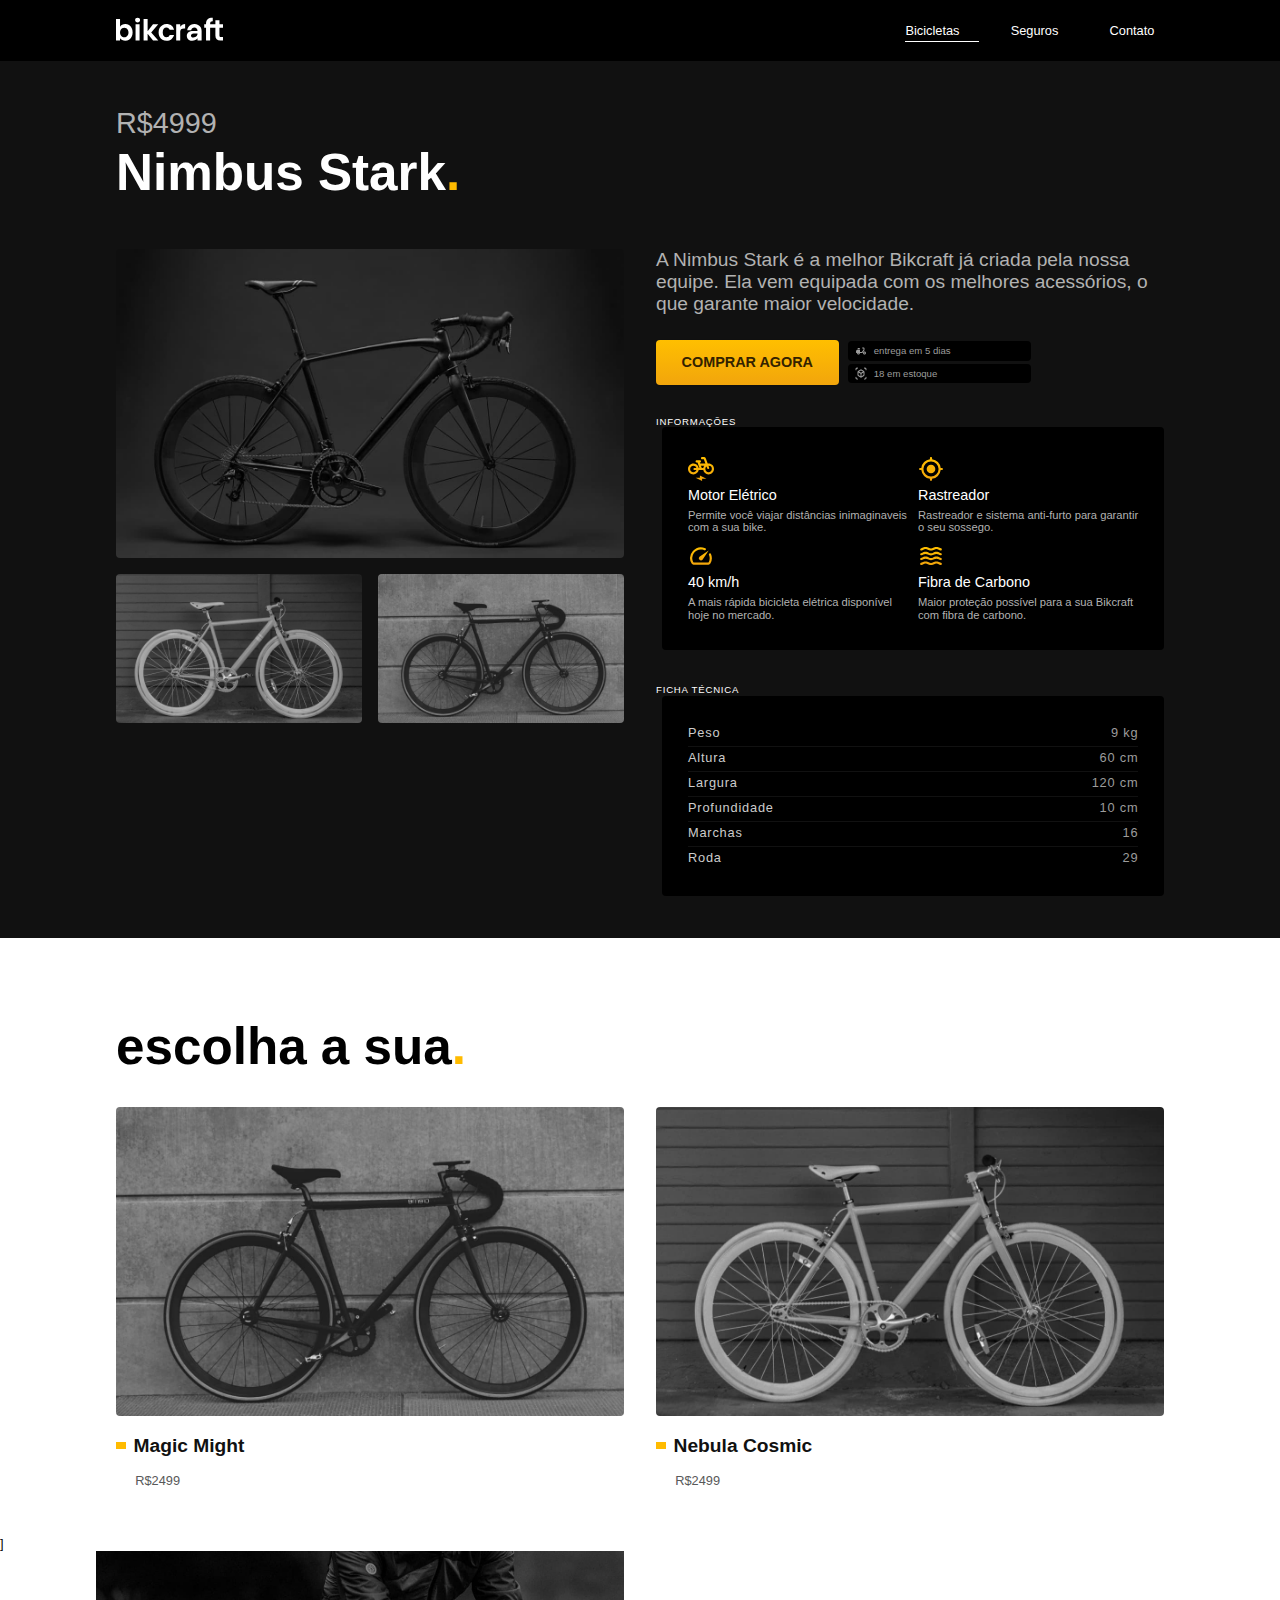
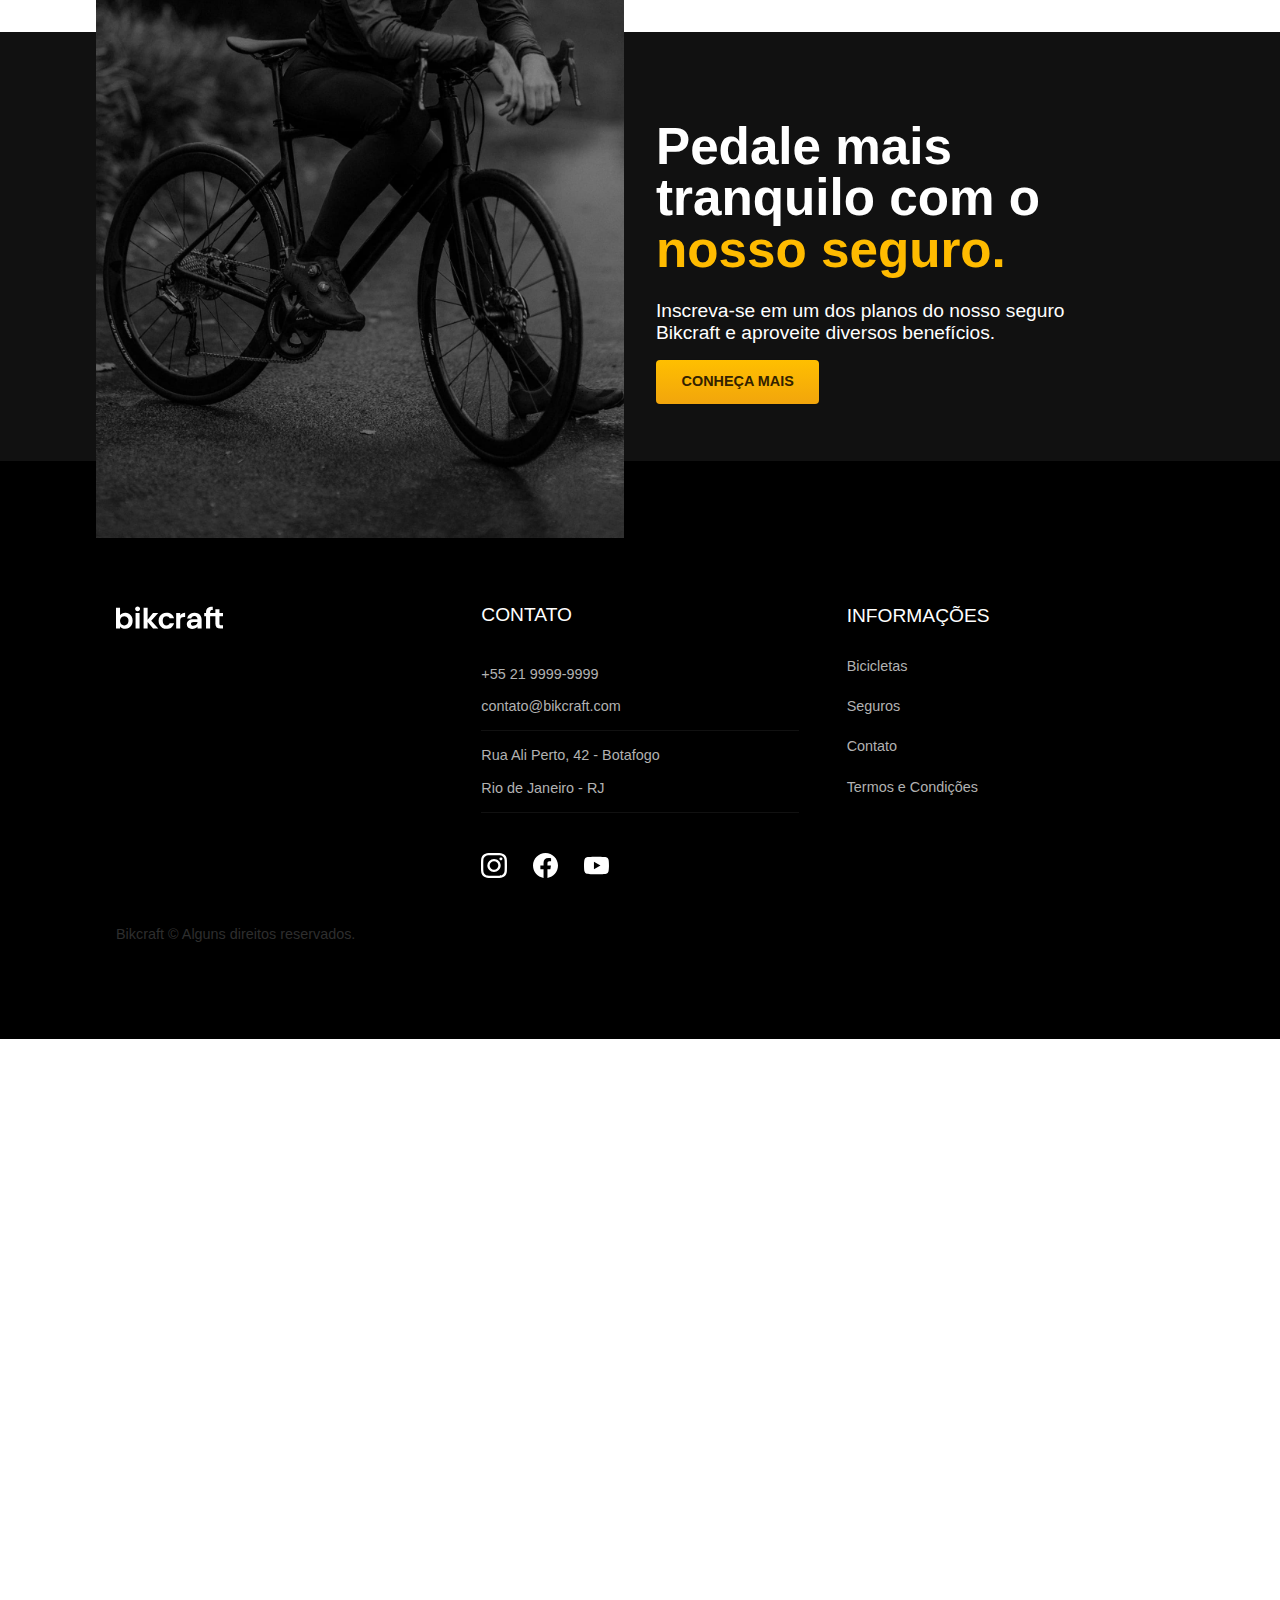
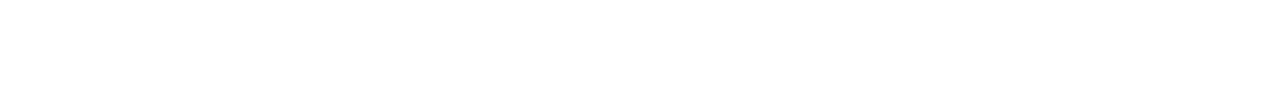
<file: CSS/bicicletas/bicicletas-interno/nimbus.html>
<!DOCTYPE html>
<html lang="pt-br">

<head>
  <meta charset="UTF-8">
  <meta name="viewport" content="width=device-width, initial-scale=1.0">
  <link rel="stylesheet" href="/CSS/style.css">
  <title>Bikcraft- Nimbus Stark</title>
</head>
<header class="header">
  <div class="Menu">
    <a class="sobreposiçao" href="/index.html"><img src="/img/bikcraft.svg" alt="Bikcraft"></a>

    <nav aria-label="primaria">
      <ul class="navegaçao ">
        <li><a class=" sobreposiçao active" href="/CSS/bicicletas/bicicletas.html">Bicicletas</a></li>
        <li><a class="sobreposiçao" href="/CSS/seguros/seguros.html">Seguros</a></li>
        <li><a class="sobreposiçao" href="/CSS/contato/contato.html">Contato</a></li>
      </ul>
    </nav>
  </div>
</header>

<body>
  <article class="interno-bg">
    <div class="titulo-primario">
      <p class="c5 margin-0 font-2-m size-36">R$4999</p>
      <h1 class="c0 font-1-xxl margin-0">Nimbus Stark<span class="ponto-detalhe">.</span></h1>
    </div>



    <div class="container-interno">
      <div class="img-interno">
        <img class="nimbus-01" src="/img/bicicletas/nimbus.jpg" alt="">

        <div class="img-interno-01">

          <img class="nebula-02" src="/img/bicicletas/nebula.jpg" alt="">
          <img class="magic-03" src="/img/bicicletas/magic.jpg" alt="">

        </div>

        <div class="ficha-interno-resposiva">
          <P class="c0 font-1-m size-12 letter-spacing">FICHA TÉCNICA</P>
          <div class="ficha-interno">

            <ul>
              <li>
                <span class="c4 font-2-m size-16">Peso</span>
                <span class="c6 font-2-m size-16">9 kg</span>
              </li>
              <li>
                <span class="c4 font-2-m size-16">Altura</span>
                <span class="c6 font-2-m size-16">60 cm</span>
              </li>
              <li>
                <span class="c4 font-2-m size-16">Largura</span>
                <span class="c6 font-2-m size-16">120 cm</span>
              </li>
              <li>
                <span class="c4 font-2-m size-16">Profundidade</span>
                <span class="c6 font-2-m size-16">10 cm</span>
              </li>
              <li>
                <span class="c4 font-2-m size-16">Marchas</span>
                <span class="c6 font-2-m size-16">16</span>
              </li>
              <li>
                <span class="c4 font-2-m size-16">Roda</span>
                <span class="c6 font-2-m size-16">29</span>
              </li>
            </ul>

          </div>
        </div>

      </div>
      <div class="descricao-interno">

        <p class="descricao-interno-p-inicio c5 font-2-l margin-0">A Nimbus Stark é a melhor Bikcraft já criada pela nossa equipe. Ela vem equipada com os melhores acessórios, o que garante maior velocidade.</p>

        <div class="descricao-interno-01">
          <a class="button" href="/CSS/orcamentos/orcamentos.html">COMPRAR AGORA</a>
          <div class="descricao-interno-001">
            <p class="c6 font-2-m size-12"> <img src="/img/icones/entrega.svg" alt="">entrega em 5 dias</p>
            <p class="c6 font-2-m size-12"><img src="/img/icones/estoque.svg" alt="">18 em estoque</p>
          </div>

        </div>

        <p class="c0 font-1-m size-12 letter-spacing">INFORMAÇÕES</p>

        <div class="informacoes-interno">
          <div class="informacoes-interno-responsivo">
            <img src="/img/icones/eletrica.svg " alt="">
            <div>
              <h2 class="c0 font-2-m">Motor Elétrico</h2>
              <p class="c5 font-2-l size-14 size-16">Permite você viajar distâncias inimaginaveis com a sua bike.</p>
            </div>

          </div>
          <div class="informacoes-interno-responsivo">
            <img src="/img/icones/rastreador.svg" alt="">
            <div>
              <h2 class="c0 font-2-m">Rastreador</h2>
              <p class="c5 font-2-l size-14 size-16">Rastreador e sistema anti-furto para garantir o seu sossego.</p>
            </div>

          </div>
          <div class="informacoes-interno-responsivo">
            <img src="/img/icones/velocidade.svg" alt="">
            <div>
              <h2 class="c0 font-2-m">40 km/h</h2>
              <p class="c5 font-2-l size-14 size-16">A mais rápida bicicleta elétrica disponível hoje no mercado.</p>
            </div>

          </div>
          <div class="informacoes-interno-responsivo">
            <img src="/img/icones/carbono.svg" alt="">
            <div>
              <h2 class="c0 font-2-m">Fibra de Carbono</h2>
              <p class="c5 font-2-l size-14 size-16">Maior proteção possível para a sua Bikcraft com fibra de carbono.</p>
            </div>

          </div>

        </div>


        <div class="ficha-interno-resposiva">
          <P class="c0 font-1-m size-12 letter-spacing">FICHA TÉCNICA</P>

          <div class="ficha-interno">

            <ul>
              <li>
                <span class="c4 font-2-m size-16">Peso</span>
                <span class="c6 font-2-m size-16">9 kg</span>
              </li>
              <li>
                <span class="c4 font-2-m size-16">Altura</span>
                <span class="c6 font-2-m size-16">60 cm</span>
              </li>
              <li>
                <span class="c4 font-2-m size-16">Largura</span>
                <span class="c6 font-2-m size-16">120 cm</span>
              </li>
              <li>
                <span class="c4 font-2-m size-16">Profundidade</span>
                <span class="c6 font-2-m size-16">10 cm</span>
              </li>
              <li>
                <span class="c4 font-2-m size-16">Marchas</span>
                <span class="c6 font-2-m size-16">16</span>
              </li>
              <li>
                <span class="c4 font-2-m size-16">Roda</span>
                <span class="c6 font-2-m size-16">29</span>
              </li>
            </ul>

          </div>
        </div>


      </div>

    </div>
  </article>
  <article class="secao-escolha-interna">
    <h1 class="escolha-interna-titulo font-1-xxl">escolha a sua<span class="ponto-detalhe">.</span></h1>
    <div class="escolha-interna">

      <a class="sobreposiçao" href="/CSS/bicicletas/bicicletas-interno/magic.html">
        <div>
          <img src="/img/bicicletas/magic.jpg" alt="">
          <h2 class="c11">Magic Might</h2>
          <p class="c8">R$2499</p>
        </div>
      </a>
      <a class="sobreposiçao" href="/CSS/bicicletas/bicicletas-interno/nebula.html">
        <div>
          <img src="/img/bicicletas/nebula.jpg" alt="">
          <h2 class="c11">Nebula Cosmic</h2>
          <p class="c8">R$2499</p>
        </div>
      </a>

    </div>
  </article>
  <article class="secao-seguros-interna">]
    <div class="container-seguros-interna">
      <div class="seguros-interna-img">
        <img src="/img/fotos/seguros.jpg" alt="">
      </div>
      <div>
        <h1 class="font-1-xxl c0">Pedale mais tranquilo com o <span class="ponto-detalhe">nosso seguro.</span> </h1>
        <p class="font-2-l">Inscreva-se em um dos planos do nosso seguro Bikcraft e aproveite diversos benefícios.</p>
        <a class="button" href="/CSS/seguros/seguros.html">CONHEÇA MAIS</a>
      </div>
    </div>

  </article>

</body>
<footer>
  <article class="footer">
    <div class="margin-footer">
      <a class=" margin-footer sobreposiçao" href="/index.html"><img src="/img/bikcraft.svg" alt="Bikcraft"></a>
    </div>

    <div class="contato">
      <h2 class="font-footer-titulo">CONTATO</h2>
      <ul>
        <li class="font-footer-lista">+55 21 9999-9999</li>
        <li class="font-footer-lista">contato@bikcraft.com</li>
        <li class="font-footer-lista">Rua Ali Perto, 42 - Botafogo</li>
        <li class="font-footer-lista">Rio de Janeiro - RJ</li>
      </ul>
      <div class="icones-contato">
        <img src="/img/redes/instagram.svg" alt="instagram">
        <img src="/img/redes/facebook.svg" alt="facebook">
        <img src="/img/redes/youtube.svg" alt="youtube">
      </div>
    </div>
    <div class="informaçoes">
      <h2 class="font-footer-titulo">INFORMAÇÕES</h2>
      <a class="font-footer-lista sobreposiçao" href="/CSS/bicicletas/bicicletas.html">Bicicletas</a>
      <a class="font-footer-lista sobreposiçao" href="/CSS/seguros/seguros.html">Seguros</a>
      <a class="font-footer-lista sobreposiçao" href="/CSS/contato/contato.html">Contato</a>
      <a class="font-footer-lista sobreposiçao" href="/CSS/Termos/termos.html">Termos e Condições</a>

    </div>
    <p class="cor-direitos  font-footer-lista">Bikcraft © Alguns direitos reservados.</p>

  </article>
</footer>

</html>
</file>
<file: CSS/style.css>
/*Global*/
@import "/CSS/Global/global.css";
@import "/CSS/Global/utilidades/tipografia.css";
@import "/CSS/Global/utilidades/componentes.css";
@import "/CSS/Global/utilidades/cores.css";

/*utilidades*/
@import "/CSS/Global/header.css";
@import "/CSS/Global/footer.css";

/*home*/
@import "/CSS/Home/apresentaçao.css";
@import "/CSS/Home/escolha.css";
@import "/CSS/Home/tecnologia.css";
@import "/CSS/Home/parceiros.css";
@import "/CSS/Home/depoimento.css";
@import "/CSS/Home/seguros.css";

/*Termos e condições*/
@import "/CSS/Termos/termos.css";

/*Bicicletas*/
@import "/CSS/bicicletas/bicicletas.css";

/*bicicletas-interno*/
@import "/CSS/bicicletas/bicicletas-interno/interno.css";

/*Contato*/
@import "/CSS/contato/contato.css";

/*seguros*/
@import "/CSS/seguros/seguros.css";

/*ORÇAMENTOS*/
@import "/CSS/orcamentos/orcamentos.css"
</file>
